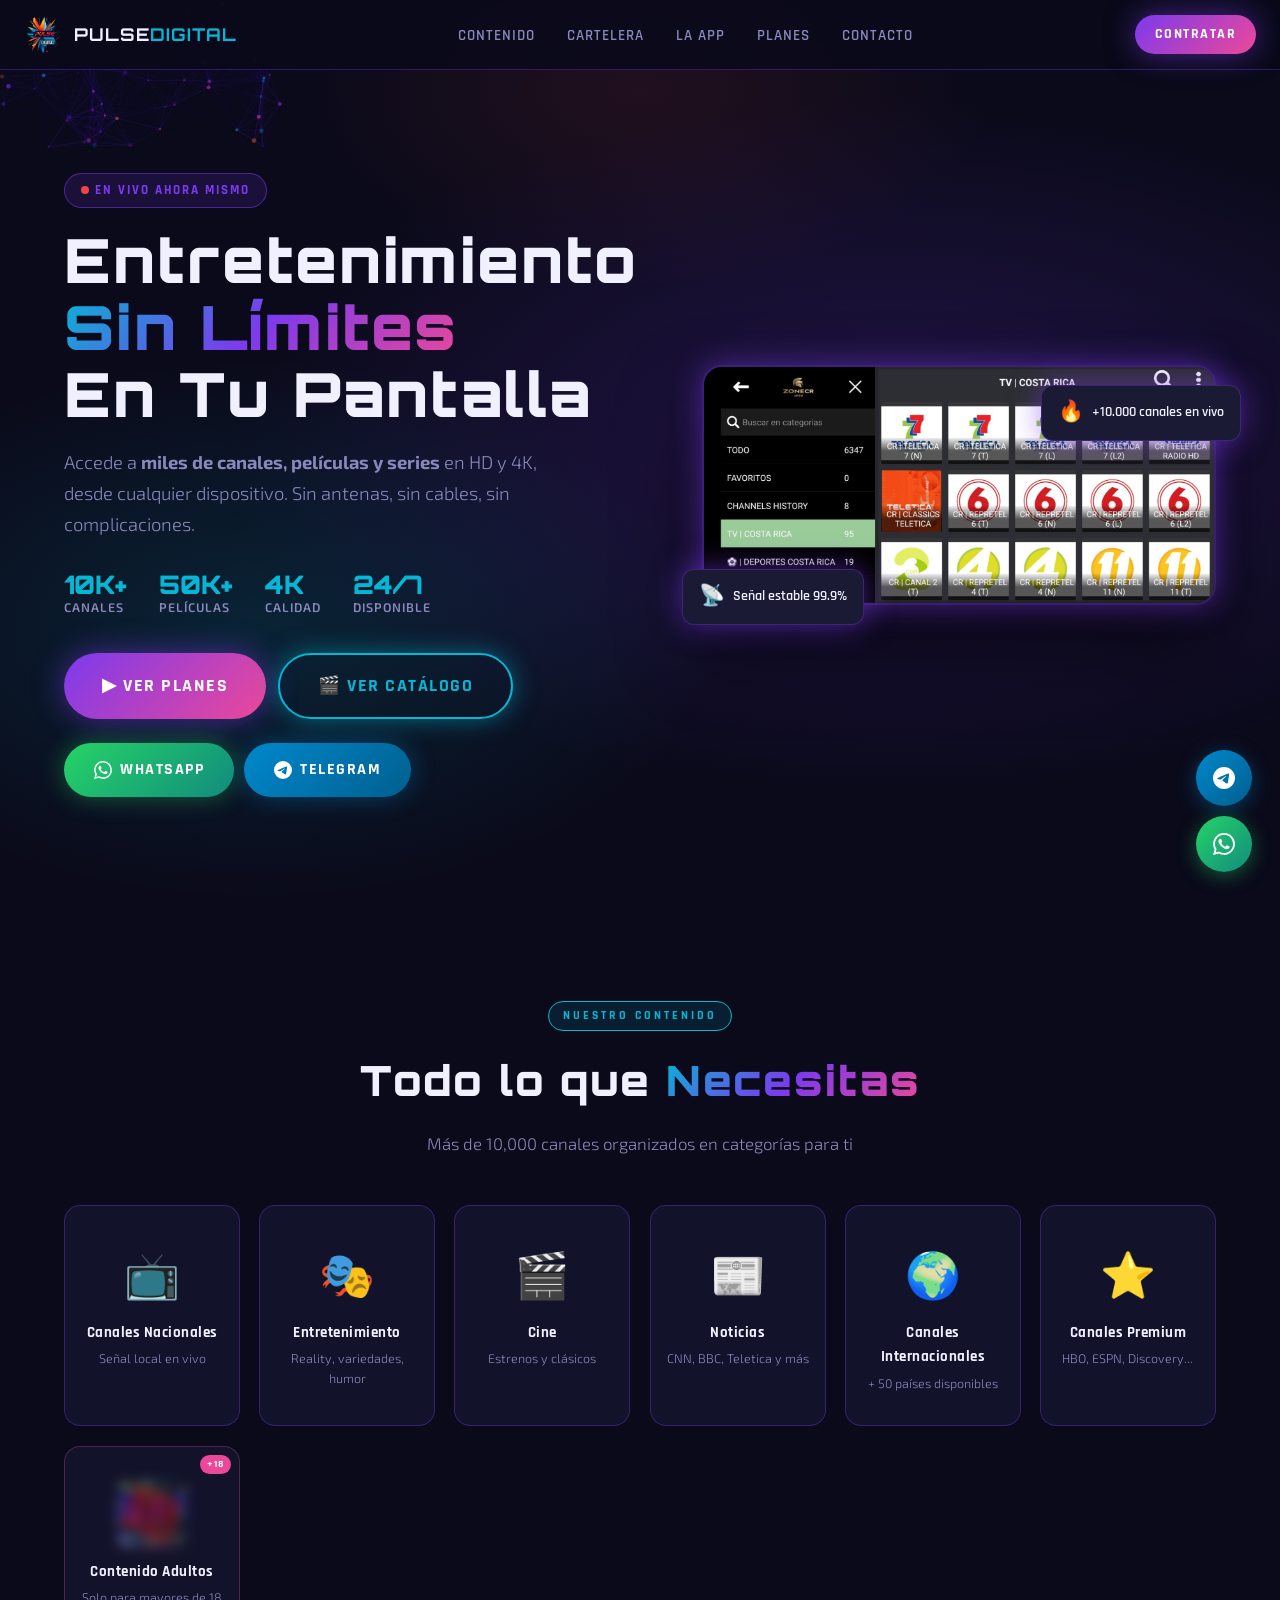
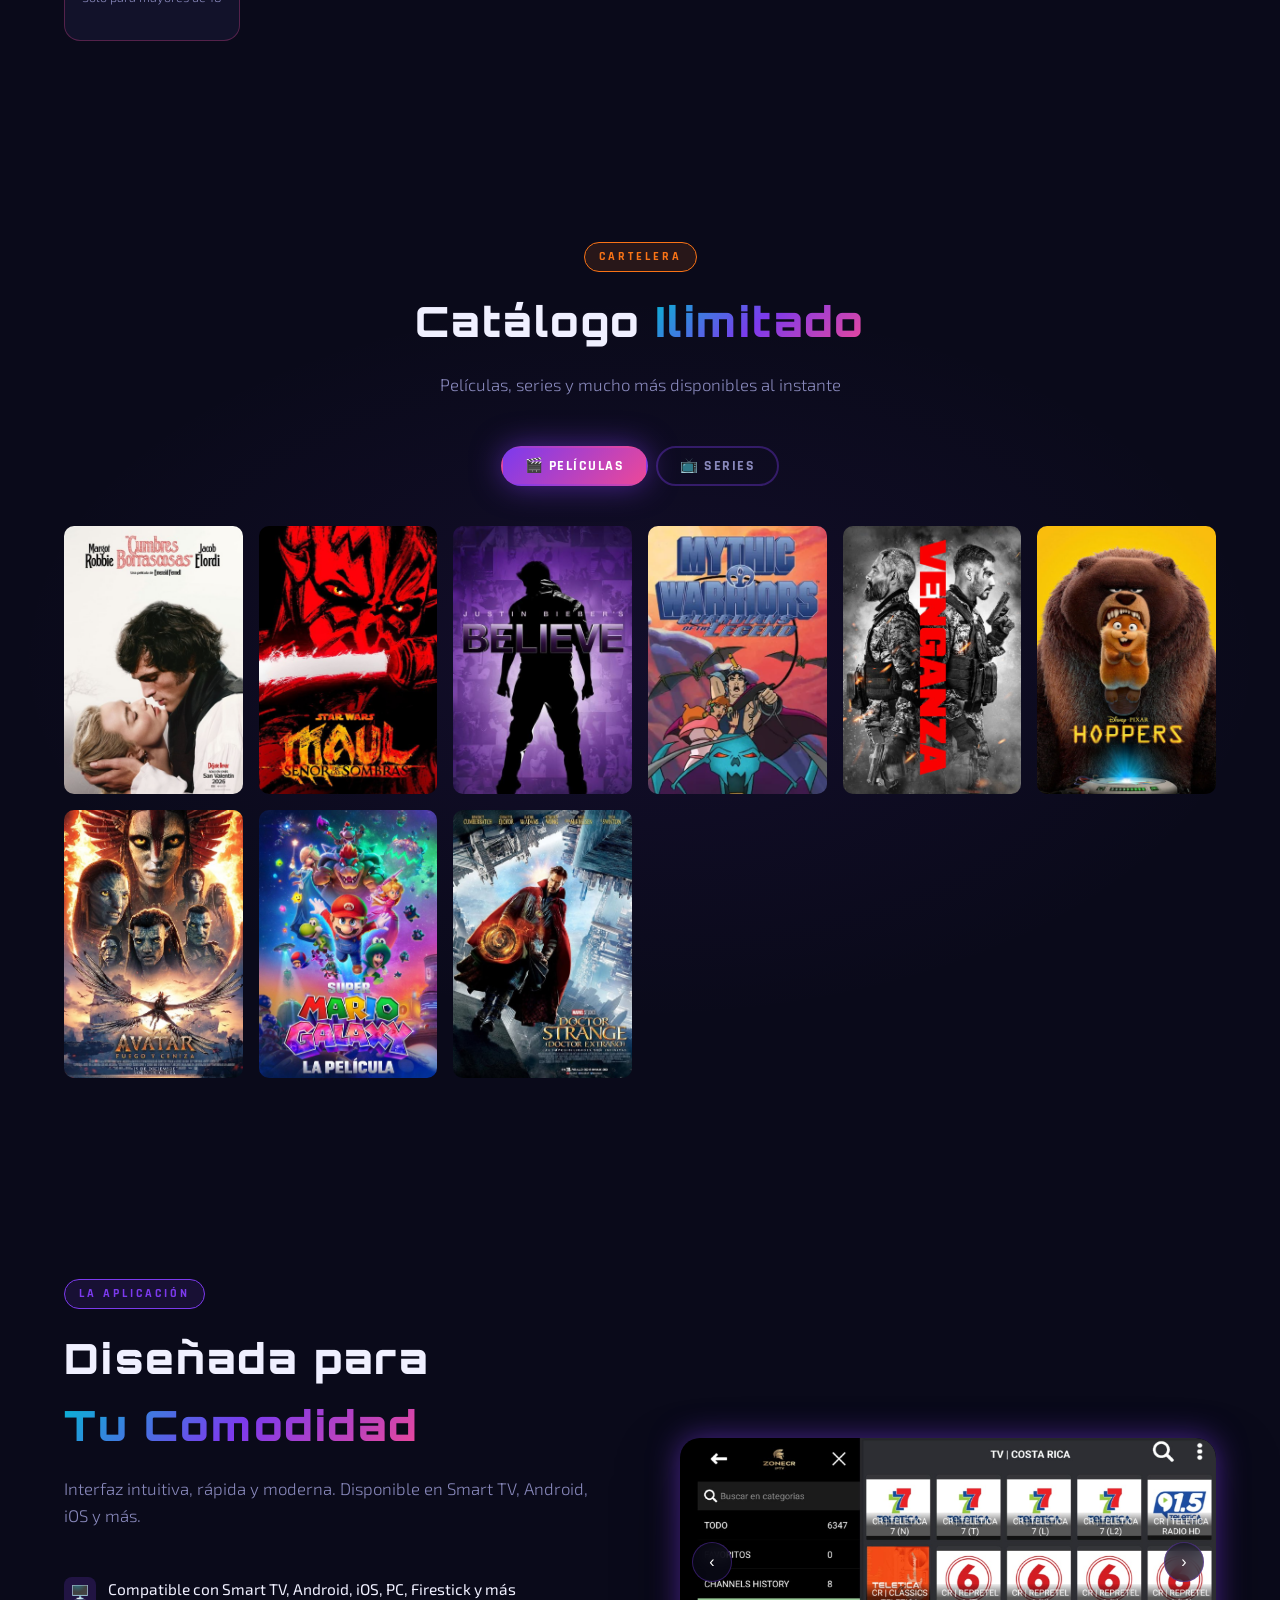
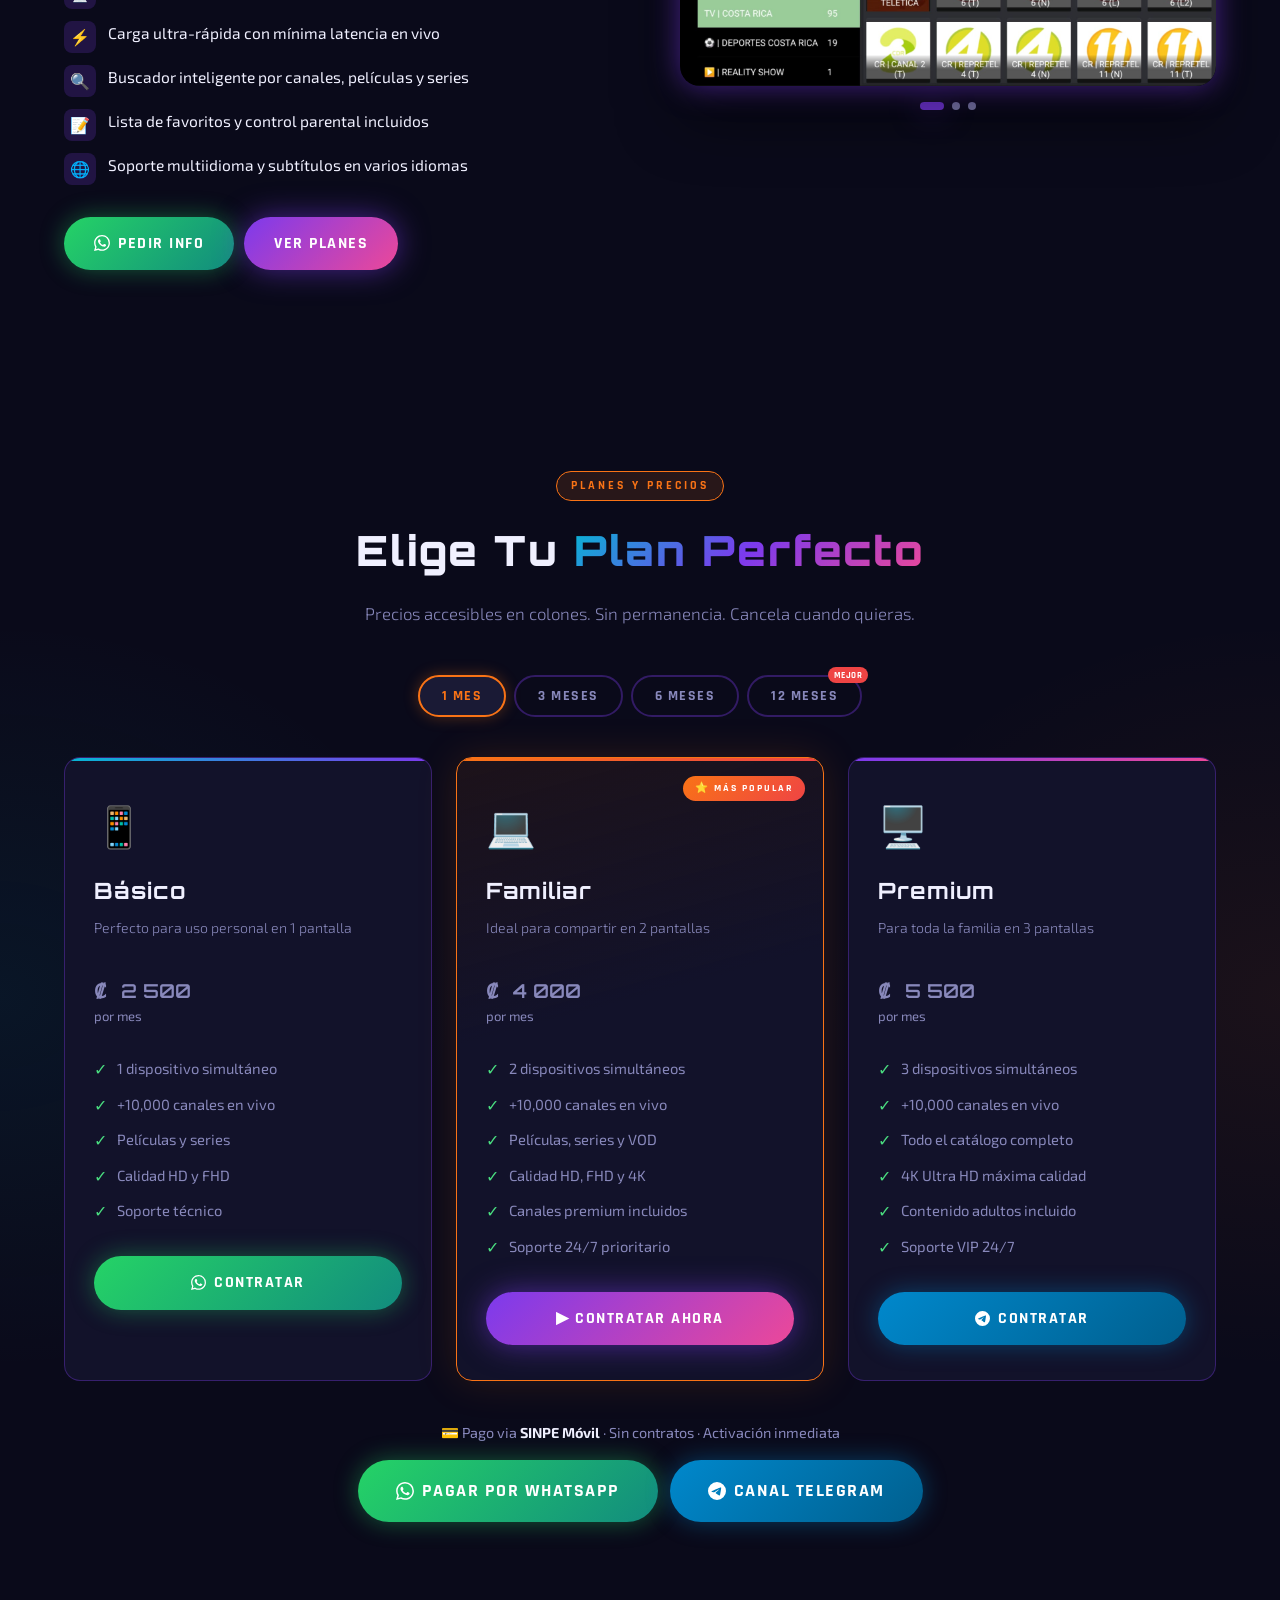
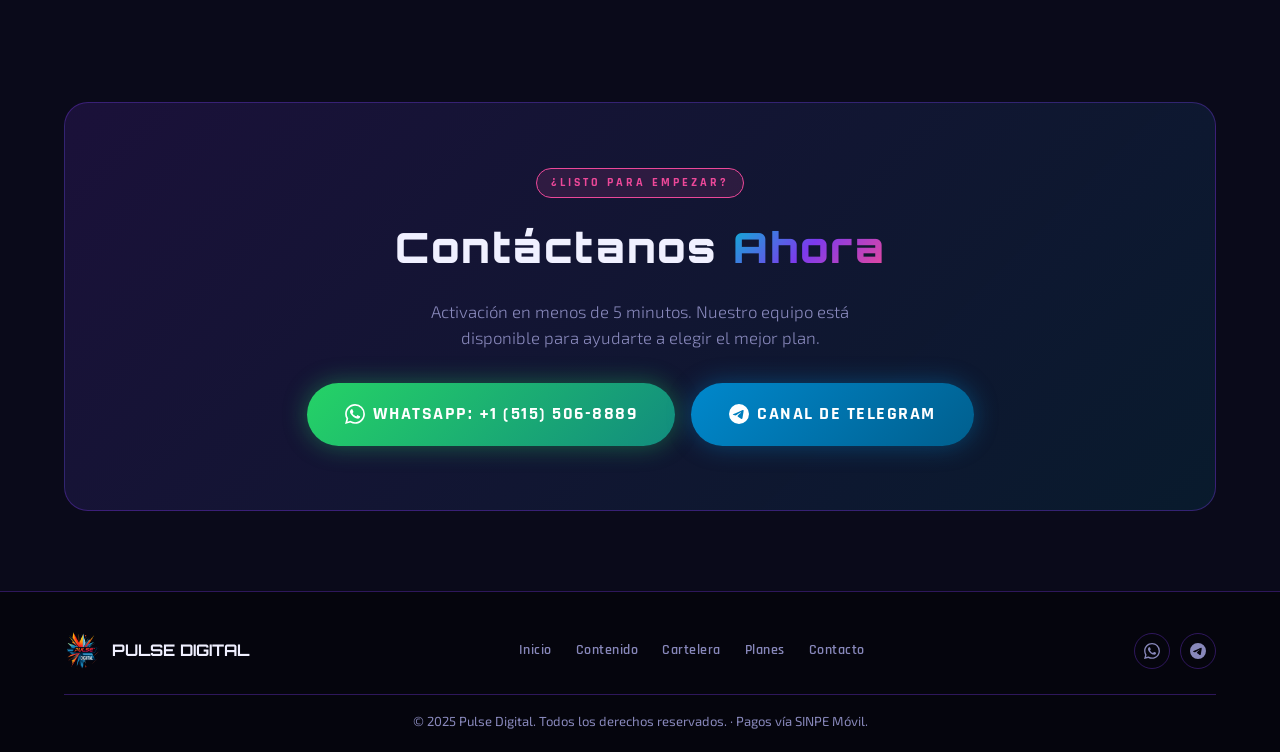
<file: index.html>
<!DOCTYPE html>
<html lang="es">
<head>
  <meta charset="UTF-8" />
  <meta name="viewport" content="width=device-width, initial-scale=1.0" />
  <title>Pulse Digital — IPTV Premium</title>
  <meta name="description" content="Accede a miles de canales, películas y series con la mejor calidad de streaming. Pulse Digital IPTV — Entretenimiento sin límites." />

  <!-- Favicon -->
  <link rel="icon" type="image/png" href="images/logoPulseDigital.png" />

  <!-- Google Fonts -->
  <link rel="preconnect" href="https://fonts.googleapis.com" />
  <link rel="preconnect" href="https://fonts.gstatic.com" crossorigin />
  <link href="https://fonts.googleapis.com/css2?family=Rajdhani:wght@400;500;600;700&family=Exo+2:ital,wght@0,300;0,400;0,600;0,800;0,900;1,300&family=Orbitron:wght@400;700;900&display=swap" rel="stylesheet" />

  <!-- Stylesheet -->
  <link rel="stylesheet" href="styles.css" />
</head>
<body>

<!-- ============================
     FLOATING CONTACT BUTTONS
============================= -->
<div class="float-cta">
  <div style="position:relative;display:flex;align-items:center;">
    <a href="https://t.me/pulsedigitalnotification" target="_blank" rel="noopener" class="float-btn float-tg" aria-label="Telegram">
      <!-- Telegram SVG -->
      <svg width="22" height="22" viewBox="0 0 24 24" fill="currentColor"><path d="M11.944 0A12 12 0 0 0 0 12a12 12 0 0 0 12 12 12 12 0 0 0 12-12A12 12 0 0 0 12 0a12 12 0 0 0-.056 0zm4.962 7.224c.1-.002.321.023.465.14a.506.506 0 0 1 .171.325c.016.093.036.306.02.472-.18 1.898-.962 6.502-1.36 8.627-.168.9-.499 1.201-.82 1.23-.696.065-1.225-.46-1.9-.902-1.056-.693-1.653-1.124-2.678-1.8-1.185-.78-.417-1.21.258-1.91.177-.184 3.247-2.977 3.307-3.23.007-.032.014-.15-.056-.212s-.174-.041-.249-.024c-.106.024-1.793 1.14-5.061 3.345-.48.33-.913.49-1.302.48-.428-.008-1.252-.241-1.865-.44-.752-.245-1.349-.374-1.297-.789.027-.216.325-.437.893-.663 3.498-1.524 5.83-2.529 6.998-3.014 3.332-1.386 4.025-1.627 4.476-1.635z"/></svg>
    </a>
  </div>
  <div style="position:relative;display:flex;align-items:center;">
    <a href="https://wa.me/15155068889" target="_blank" rel="noopener" class="float-btn float-wa" aria-label="WhatsApp">
      <!-- WhatsApp SVG -->
      <svg width="22" height="22" viewBox="0 0 24 24" fill="currentColor"><path d="M17.472 14.382c-.297-.149-1.758-.867-2.03-.967-.273-.099-.471-.148-.67.15-.197.297-.767.966-.94 1.164-.173.199-.347.223-.644.075-.297-.15-1.255-.463-2.39-1.475-.883-.788-1.48-1.761-1.653-2.059-.173-.297-.018-.458.13-.606.134-.133.298-.347.446-.52.149-.174.198-.298.298-.497.099-.198.05-.371-.025-.52-.075-.149-.669-1.612-.916-2.207-.242-.579-.487-.5-.669-.51-.173-.008-.371-.01-.57-.01-.198 0-.52.074-.792.372-.272.297-1.04 1.016-1.04 2.479 0 1.462 1.065 2.875 1.213 3.074.149.198 2.096 3.2 5.077 4.487.709.306 1.262.489 1.694.625.712.227 1.36.195 1.871.118.571-.085 1.758-.719 2.006-1.413.248-.694.248-1.289.173-1.413-.074-.124-.272-.198-.57-.347m-5.421 7.403h-.004a9.87 9.87 0 0 1-5.031-1.378l-.361-.214-3.741.982.998-3.648-.235-.374a9.86 9.86 0 0 1-1.51-5.26c.001-5.45 4.436-9.884 9.888-9.884 2.64 0 5.122 1.03 6.988 2.898a9.825 9.825 0 0 1 2.893 6.994c-.003 5.45-4.437 9.884-9.885 9.884m8.413-18.297A11.815 11.815 0 0 0 12.05 0C5.495 0 .16 5.335.157 11.892c0 2.096.547 4.142 1.588 5.945L.057 24l6.305-1.654a11.882 11.882 0 0 0 5.683 1.448h.005c6.554 0 11.89-5.335 11.893-11.893a11.821 11.821 0 0 0-3.48-8.413z"/></svg>
    </a>
  </div>
</div>

<!-- ============================
     NAVBAR
============================= -->
<nav class="navbar" id="navbar">
  <a href="#" class="nav-logo">
    <img src="images/logoPulseDigital.png" alt="Pulse Digital Logo" />
    <span class="nav-logo-text">PULSE<span>DIGITAL</span></span>
  </a>

  <ul class="nav-links">
    <li><a href="#categorias">Contenido</a></li>
    <li><a href="#cartelera">Cartelera</a></li>
    <li><a href="#app">La App</a></li>
    <li><a href="#planes">Planes</a></li>
    <li><a href="#contacto">Contacto</a></li>
  </ul>

  <div class="nav-cta">
    <a href="https://wa.me/15155068889" target="_blank" rel="noopener" class="btn btn-primary">Contratar</a>
  </div>

  <div class="hamburger" id="hamburger" aria-label="Menú" role="button" tabindex="0">
    <span></span><span></span><span></span>
  </div>
</nav>

<!-- Mobile Menu -->
<div class="nav-mobile" id="navMobile">
  <a href="#categorias" class="nav-mobile-link">📺 Contenido</a>
  <a href="#cartelera" class="nav-mobile-link">🎬 Cartelera</a>
  <a href="#app" class="nav-mobile-link">📱 La App</a>
  <a href="#planes" class="nav-mobile-link">💰 Planes</a>
  <a href="#contacto" class="nav-mobile-link">📲 Contacto</a>
  <div class="mobile-btns">
    <a href="https://wa.me/15155068889" target="_blank" rel="noopener" class="btn btn-whatsapp">WhatsApp</a>
    <a href="https://t.me/pulsedigitalnotification" target="_blank" rel="noopener" class="btn btn-telegram">Telegram</a>
  </div>
</div>

<!-- ============================
     HERO
============================= -->
<section class="hero" id="inicio">
  <div class="hero-bg"></div>
  <canvas id="particleCanvas" class="hero-particles"></canvas>

  <div class="container">
    <div class="hero-content">
      <!-- Text -->
      <div class="hero-text">
        <div class="hero-badge">
          <span class="dot"></span>
          En vivo ahora mismo
        </div>

        <h1 class="hero-title">
          Entretenimiento<br />
          <span class="gradient-text">Sin Límites</span><br />
          En Tu Pantalla
        </h1>

        <p class="hero-sub">
          Accede a <strong>miles de canales, películas y series</strong> en HD y 4K,
          desde cualquier dispositivo. Sin antenas, sin cables, sin complicaciones.
        </p>

        <div class="hero-stats">
          <div class="stat">
            <span class="stat-num">10K+</span>
            <span class="stat-label">Canales</span>
          </div>
          <div class="stat">
            <span class="stat-num">50K+</span>
            <span class="stat-label">Películas</span>
          </div>
          <div class="stat">
            <span class="stat-num">4K</span>
            <span class="stat-label">Calidad</span>
          </div>
          <div class="stat">
            <span class="stat-num">24/7</span>
            <span class="stat-label">Disponible</span>
          </div>
        </div>

        <div class="hero-btns">
          <a href="#planes" class="btn btn-primary btn-lg">
            ▶ Ver Planes
          </a>
          <a href="#cartelera" class="btn btn-secondary btn-lg">
            🎬 Ver Catálogo
          </a>
        </div>

        <div class="hero-contact">
          <a href="https://wa.me/15155068889" target="_blank" rel="noopener" class="btn btn-whatsapp">
            <svg width="18" height="18" viewBox="0 0 24 24" fill="currentColor"><path d="M17.472 14.382c-.297-.149-1.758-.867-2.03-.967-.273-.099-.471-.148-.67.15-.197.297-.767.966-.94 1.164-.173.199-.347.223-.644.075-.297-.15-1.255-.463-2.39-1.475-.883-.788-1.48-1.761-1.653-2.059-.173-.297-.018-.458.13-.606.134-.133.298-.347.446-.52.149-.174.198-.298.298-.497.099-.198.05-.371-.025-.52-.075-.149-.669-1.612-.916-2.207-.242-.579-.487-.5-.669-.51-.173-.008-.371-.01-.57-.01-.198 0-.52.074-.792.372-.272.297-1.04 1.016-1.04 2.479 0 1.462 1.065 2.875 1.213 3.074.149.198 2.096 3.2 5.077 4.487.709.306 1.262.489 1.694.625.712.227 1.36.195 1.871.118.571-.085 1.758-.719 2.006-1.413.248-.694.248-1.289.173-1.413-.074-.124-.272-.198-.57-.347m-5.421 7.403h-.004a9.87 9.87 0 0 1-5.031-1.378l-.361-.214-3.741.982.998-3.648-.235-.374a9.86 9.86 0 0 1-1.51-5.26c.001-5.45 4.436-9.884 9.888-9.884 2.64 0 5.122 1.03 6.988 2.898a9.825 9.825 0 0 1 2.893 6.994c-.003 5.45-4.437 9.884-9.885 9.884m8.413-18.297A11.815 11.815 0 0 0 12.05 0C5.495 0 .16 5.335.157 11.892c0 2.096.547 4.142 1.588 5.945L.057 24l6.305-1.654a11.882 11.882 0 0 0 5.683 1.448h.005c6.554 0 11.89-5.335 11.893-11.893a11.821 11.821 0 0 0-3.48-8.413z"/></svg>
            WhatsApp
          </a>
          <a href="https://t.me/pulsedigitalnotification" target="_blank" rel="noopener" class="btn btn-telegram">
            <svg width="18" height="18" viewBox="0 0 24 24" fill="currentColor"><path d="M11.944 0A12 12 0 0 0 0 12a12 12 0 0 0 12 12 12 12 0 0 0 12-12A12 12 0 0 0 12 0a12 12 0 0 0-.056 0zm4.962 7.224c.1-.002.321.023.465.14a.506.506 0 0 1 .171.325c.016.093.036.306.02.472-.18 1.898-.962 6.502-1.36 8.627-.168.9-.499 1.201-.82 1.23-.696.065-1.225-.46-1.9-.902-1.056-.693-1.653-1.124-2.678-1.8-1.185-.78-.417-1.21.258-1.91.177-.184 3.247-2.977 3.307-3.23.007-.032.014-.15-.056-.212s-.174-.041-.249-.024c-.106.024-1.793 1.14-5.061 3.345-.48.33-.913.49-1.302.48-.428-.008-1.252-.241-1.865-.44-.752-.245-1.349-.374-1.297-.789.027-.216.325-.437.893-.663 3.498-1.524 5.83-2.529 6.998-3.014 3.332-1.386 4.025-1.627 4.476-1.635z"/></svg>
            Telegram
          </a>
        </div>
      </div>

      <!-- Visual -->
      <div class="hero-visual">
        <div class="hero-mockup-wrap">
          <img src="images/interfazapp.png" alt="Pulse Digital App" class="hero-screen" />
          <div class="hero-badge-pill pill-1">
            <span class="pill-icon">📡</span>
            <span>Señal estable 99.9%</span>
          </div>
          <div class="hero-badge-pill pill-2">
            <span class="pill-icon">🔥</span>
            <span>+10.000 canales en vivo</span>
          </div>
        </div>
      </div>
    </div>
  </div>
</section>

<!-- ============================
     CATEGORIES
============================= -->
<section class="categories" id="categorias">
  <div class="container">
    <div class="reveal">
      <div style="text-align:center;"><span class="section-tag tag-blue">Nuestro Contenido</span></div>
      <h2 class="section-title">Todo lo que <span class="gradient-text">Necesitas</span></h2>
      <p class="section-sub">Más de 10,000 canales organizados en categorías para ti</p>
    </div>

    <div class="categories-grid">

      <div class="cat-card reveal reveal-delay-1"
           style="--card-color:#06b6d4;--card-glow:rgba(6,182,212,0.35);--card-accent:linear-gradient(135deg,rgba(6,182,212,0.18),transparent)">
        <span class="cat-icon">📺</span>
        <div class="cat-name">Canales Nacionales</div>
        <div class="cat-count">Señal local en vivo</div>
      </div>

      <div class="cat-card reveal reveal-delay-2"
           style="--card-color:#7c3aed;--card-glow:rgba(124,58,237,0.35);--card-accent:linear-gradient(135deg,rgba(124,58,237,0.18),transparent)">
        <span class="cat-icon">🎭</span>
        <div class="cat-name">Entretenimiento</div>
        <div class="cat-count">Reality, variedades, humor</div>
      </div>

      <div class="cat-card reveal reveal-delay-3"
           style="--card-color:#f97316;--card-glow:rgba(249,115,22,0.35);--card-accent:linear-gradient(135deg,rgba(249,115,22,0.18),transparent)">
        <span class="cat-icon">🎬</span>
        <div class="cat-name">Cine</div>
        <div class="cat-count">Estrenos y clásicos</div>
      </div>

      <div class="cat-card reveal reveal-delay-4"
           style="--card-color:#ef4444;--card-glow:rgba(239,68,68,0.35);--card-accent:linear-gradient(135deg,rgba(239,68,68,0.18),transparent)">
        <span class="cat-icon">📰</span>
        <div class="cat-name">Noticias</div>
        <div class="cat-count">CNN, BBC, Teletica y más</div>
      </div>

      <div class="cat-card reveal reveal-delay-1"
           style="--card-color:#22c55e;--card-glow:rgba(34,197,94,0.35);--card-accent:linear-gradient(135deg,rgba(34,197,94,0.18),transparent)">
        <span class="cat-icon">🌍</span>
        <div class="cat-name">Canales Internacionales</div>
        <div class="cat-count">+ 50 países disponibles</div>
      </div>

      <div class="cat-card reveal reveal-delay-2"
           style="--card-color:#eab308;--card-glow:rgba(234,179,8,0.35);--card-accent:linear-gradient(135deg,rgba(234,179,8,0.18),transparent)">
        <span class="cat-icon">⭐</span>
        <div class="cat-name">Canales Premium</div>
        <div class="cat-count">HBO, ESPN, Discovery...</div>
      </div>

      <div class="cat-card adult-card reveal reveal-delay-3"
           style="--card-color:#ec4899;--card-glow:rgba(236,72,153,0.35);--card-accent:linear-gradient(135deg,rgba(236,72,153,0.18),transparent)">
        <div class="adult-badge">+18</div>
        <img src="images/canales+18.png" alt="Contenido +18" class="adult-img" />
        <div class="cat-name">Contenido Adultos</div>
        <div class="cat-count">Solo para mayores de 18</div>
      </div>

    </div>
  </div>
</section>

<!-- ============================
     CARTELERA / CATALOG
============================= -->
<section class="cartelera" id="cartelera">
  <div class="cartelera-bg"></div>
  <div class="container">
    <div class="reveal">
      <div style="text-align:center;"><span class="section-tag tag-orange">Cartelera</span></div>
      <h2 class="section-title">Catálogo <span class="gradient-text">Ilimitado</span></h2>
      <p class="section-sub">Películas, series y mucho más disponibles al instante</p>
    </div>

    <!-- Tabs -->
    <div class="tabs-wrap reveal">
      <button class="tab-btn active" data-tab="movies">🎬 Películas</button>
      <button class="tab-btn" data-tab="series">📺 Series</button>
    </div>

    <!-- Movies panel -->
    <div class="tab-panel active" id="tab-movies">
      <div class="media-grid">
        <div class="media-card reveal reveal-delay-1">
          <img src="images/pelicula1.png" alt="Película 1" loading="lazy" />
          <div class="media-overlay"><div class="media-play">▶</div></div>
        </div>
        <div class="media-card reveal reveal-delay-2">
          <img src="images/pelicula2.png" alt="Película 2" loading="lazy" />
          <div class="media-overlay"><div class="media-play">▶</div></div>
        </div>
        <div class="media-card reveal reveal-delay-3">
          <img src="images/pelicula3.png" alt="Película 3" loading="lazy" />
          <div class="media-overlay"><div class="media-play">▶</div></div>
        </div>
        <div class="media-card reveal reveal-delay-4">
          <img src="images/pelicula4.png" alt="Película 4" loading="lazy" />
          <div class="media-overlay"><div class="media-play">▶</div></div>
        </div>
        <div class="media-card reveal reveal-delay-1">
          <img src="images/pelicula5.png" alt="Película 5" loading="lazy" />
          <div class="media-overlay"><div class="media-play">▶</div></div>
        </div>
        <div class="media-card reveal reveal-delay-2">
          <img src="images/pelicula6.png" alt="Película 6" loading="lazy" />
          <div class="media-overlay"><div class="media-play">▶</div></div>
        </div>
        <div class="media-card reveal reveal-delay-3">
          <img src="images/pelicula7.png" alt="Película 7" loading="lazy" />
          <div class="media-overlay"><div class="media-play">▶</div></div>
        </div>
        <div class="media-card reveal reveal-delay-4">
          <img src="images/pelicula8.png" alt="Película 8" loading="lazy" />
          <div class="media-overlay"><div class="media-play">▶</div></div>
        </div>
        <div class="media-card reveal reveal-delay-1">
          <img src="images/pelicula9.png" alt="Película 9" loading="lazy" />
          <div class="media-overlay"><div class="media-play">▶</div></div>
        </div>
      </div>
    </div>

    <!-- Series panel -->
    <div class="tab-panel" id="tab-series">
      <div class="media-grid">
        <div class="media-card reveal reveal-delay-1">
          <img src="images/serie1.png" alt="Serie 1" loading="lazy" />
          <div class="media-overlay"><div class="media-play">▶</div></div>
        </div>
        <div class="media-card reveal reveal-delay-2">
          <img src="images/serie2.png" alt="Serie 2" loading="lazy" />
          <div class="media-overlay"><div class="media-play">▶</div></div>
        </div>
        <div class="media-card reveal reveal-delay-3">
          <img src="images/serie3.png" alt="Serie 3" loading="lazy" />
          <div class="media-overlay"><div class="media-play">▶</div></div>
        </div>
        <div class="media-card reveal reveal-delay-4">
          <img src="images/serie4.png" alt="Serie 4" loading="lazy" />
          <div class="media-overlay"><div class="media-play">▶</div></div>
        </div>
      </div>
    </div>
  </div>
</section>

<!-- ============================
     APP SECTION
============================= -->
<section class="app-section" id="app">
  <div class="container">
    <div class="app-inner">
      <!-- Text -->
      <div class="app-text reveal">
        <span class="section-tag tag-purple">La Aplicación</span>
        <h2 class="section-title">Diseñada para<br /><span class="gradient-text">Tu Comodidad</span></h2>
        <p class="section-sub">Interfaz intuitiva, rápida y moderna. Disponible en Smart TV, Android, iOS y más.</p>

        <ul class="app-features">
          <li class="app-feat">
            <span class="feat-icon">🖥️</span>
            <span>Compatible con Smart TV, Android, iOS, PC, Firestick y más</span>
          </li>
          <li class="app-feat">
            <span class="feat-icon">⚡</span>
            <span>Carga ultra-rápida con mínima latencia en vivo</span>
          </li>
          <li class="app-feat">
            <span class="feat-icon">🔍</span>
            <span>Buscador inteligente por canales, películas y series</span>
          </li>
          <li class="app-feat">
            <span class="feat-icon">📝</span>
            <span>Lista de favoritos y control parental incluidos</span>
          </li>
          <li class="app-feat">
            <span class="feat-icon">🌐</span>
            <span>Soporte multiidioma y subtítulos en varios idiomas</span>
          </li>
        </ul>

        <div style="display:flex;gap:10px;flex-wrap:wrap;">
          <a href="https://wa.me/15155068889" target="_blank" rel="noopener" class="btn btn-whatsapp">
            <svg width="16" height="16" viewBox="0 0 24 24" fill="currentColor"><path d="M17.472 14.382c-.297-.149-1.758-.867-2.03-.967-.273-.099-.471-.148-.67.15-.197.297-.767.966-.94 1.164-.173.199-.347.223-.644.075-.297-.15-1.255-.463-2.39-1.475-.883-.788-1.48-1.761-1.653-2.059-.173-.297-.018-.458.13-.606.134-.133.298-.347.446-.52.149-.174.198-.298.298-.497.099-.198.05-.371-.025-.52-.075-.149-.669-1.612-.916-2.207-.242-.579-.487-.5-.669-.51-.173-.008-.371-.01-.57-.01-.198 0-.52.074-.792.372-.272.297-1.04 1.016-1.04 2.479 0 1.462 1.065 2.875 1.213 3.074.149.198 2.096 3.2 5.077 4.487.709.306 1.262.489 1.694.625.712.227 1.36.195 1.871.118.571-.085 1.758-.719 2.006-1.413.248-.694.248-1.289.173-1.413-.074-.124-.272-.198-.57-.347m-5.421 7.403h-.004a9.87 9.87 0 0 1-5.031-1.378l-.361-.214-3.741.982.998-3.648-.235-.374a9.86 9.86 0 0 1-1.51-5.26c.001-5.45 4.436-9.884 9.888-9.884 2.64 0 5.122 1.03 6.988 2.898a9.825 9.825 0 0 1 2.893 6.994c-.003 5.45-4.437 9.884-9.885 9.884m8.413-18.297A11.815 11.815 0 0 0 12.05 0C5.495 0 .16 5.335.157 11.892c0 2.096.547 4.142 1.588 5.945L.057 24l6.305-1.654a11.882 11.882 0 0 0 5.683 1.448h.005c6.554 0 11.89-5.335 11.893-11.893a11.821 11.821 0 0 0-3.48-8.413z"/></svg>
            Pedir Info
          </a>
          <a href="#planes" class="btn btn-primary">Ver Planes</a>
        </div>
      </div>

      <!-- Slider -->
      <div class="reveal reveal-delay-2">
        <div class="slider-wrap">
          <div class="slider-track" id="sliderTrack">
            <div class="slide"><img src="images/interfazapp.png" alt="App Pantalla 1" /></div>
            <div class="slide"><img src="images/interfazapp2.png" alt="App Pantalla 2" /></div>
            <div class="slide"><img src="images/interfazapp3.png" alt="App Pantalla 3" /></div>
          </div>
          <div class="slider-arrows">
            <button class="arrow-btn" id="prevSlide" aria-label="Anterior">‹</button>
            <button class="arrow-btn" id="nextSlide" aria-label="Siguiente">›</button>
          </div>
        </div>
        <div class="slider-dots" id="sliderDots">
          <button class="dot active" data-index="0"></button>
          <button class="dot" data-index="1"></button>
          <button class="dot" data-index="2"></button>
        </div>
      </div>
    </div>
  </div>
</section>

<!-- ============================
     PRICING
============================= -->
<section class="pricing" id="planes">
  <div class="pricing-bg"></div>
  <div class="container">
    <div class="reveal">
      <div style="text-align:center;"><span class="section-tag tag-orange">Planes y Precios</span></div>
      <h2 class="section-title">Elige Tu <span class="gradient-text">Plan Perfecto</span></h2>
      <p class="section-sub">Precios accesibles en colones. Sin permanencia. Cancela cuando quieras.</p>
    </div>

    <!-- Duration Switcher -->
    <div class="duration-switch reveal">
      <button class="dur-btn active" data-dur="1">1 Mes</button>
      <button class="dur-btn" data-dur="3">3 Meses</button>
      <button class="dur-btn" data-dur="6">6 Meses</button>
      <button class="dur-btn" data-dur="12">
        12 Meses
        <span class="dur-badge">MEJOR</span>
      </button>
    </div>

    <!-- Plans Grid -->
    <div class="plans-grid">

      <!-- Plan 1 Dispositivo -->
      <div class="plan-card reveal reveal-delay-1"
           style="--plan-gradient: linear-gradient(90deg, #06b6d4, #7c3aed)">
        <span class="plan-icon">📱</span>
        <div class="plan-name">Básico</div>
        <div class="plan-desc">Perfecto para uso personal en 1 pantalla</div>
        <div class="plan-price-wrap">
          <div class="plan-price">
            <span class="plan-currency">₡</span>
            <span id="price-1"></span>
          </div>
          <div class="plan-period" id="period-1"></div>
        </div>
        <ul class="plan-features">
          <li class="plan-feat"><span class="check">✓</span> 1 dispositivo simultáneo</li>
          <li class="plan-feat"><span class="check">✓</span> +10,000 canales en vivo</li>
          <li class="plan-feat"><span class="check">✓</span> Películas y series</li>
          <li class="plan-feat"><span class="check">✓</span> Calidad HD y FHD</li>
          <li class="plan-feat"><span class="check">✓</span> Soporte técnico</li>
        </ul>
        <a href="https://wa.me/15155068889?text=Hola,%20quiero%20el%20plan%20B%C3%A1sico%20de%201%20dispositivo" target="_blank" rel="noopener" class="btn btn-whatsapp">
          <svg width="15" height="15" viewBox="0 0 24 24" fill="currentColor"><path d="M17.472 14.382c-.297-.149-1.758-.867-2.03-.967-.273-.099-.471-.148-.67.15-.197.297-.767.966-.94 1.164-.173.199-.347.223-.644.075-.297-.15-1.255-.463-2.39-1.475-.883-.788-1.48-1.761-1.653-2.059-.173-.297-.018-.458.13-.606.134-.133.298-.347.446-.52.149-.174.198-.298.298-.497.099-.198.05-.371-.025-.52-.075-.149-.669-1.612-.916-2.207-.242-.579-.487-.5-.669-.51-.173-.008-.371-.01-.57-.01-.198 0-.52.074-.792.372-.272.297-1.04 1.016-1.04 2.479 0 1.462 1.065 2.875 1.213 3.074.149.198 2.096 3.2 5.077 4.487.709.306 1.262.489 1.694.625.712.227 1.36.195 1.871.118.571-.085 1.758-.719 2.006-1.413.248-.694.248-1.289.173-1.413-.074-.124-.272-.198-.57-.347m-5.421 7.403h-.004a9.87 9.87 0 0 1-5.031-1.378l-.361-.214-3.741.982.998-3.648-.235-.374a9.86 9.86 0 0 1-1.51-5.26c.001-5.45 4.436-9.884 9.888-9.884 2.64 0 5.122 1.03 6.988 2.898a9.825 9.825 0 0 1 2.893 6.994c-.003 5.45-4.437 9.884-9.885 9.884m8.413-18.297A11.815 11.815 0 0 0 12.05 0C5.495 0 .16 5.335.157 11.892c0 2.096.547 4.142 1.588 5.945L.057 24l6.305-1.654a11.882 11.882 0 0 0 5.683 1.448h.005c6.554 0 11.89-5.335 11.893-11.893a11.821 11.821 0 0 0-3.48-8.413z"/></svg>
          Contratar
        </a>
      </div>

      <!-- Plan 2 Dispositivos FEATURED -->
      <div class="plan-card featured reveal reveal-delay-2"
           style="--plan-gradient: linear-gradient(90deg, #f97316, #ef4444)">
        <span class="plan-popular">⭐ MÁS POPULAR</span>
        <span class="plan-icon">💻</span>
        <div class="plan-name">Familiar</div>
        <div class="plan-desc">Ideal para compartir en 2 pantallas</div>
        <div class="plan-price-wrap">
          <div class="plan-price">
            <span class="plan-currency">₡</span>
            <span id="price-2"></span>
          </div>
          <div class="plan-period" id="period-2"></div>
        </div>
        <ul class="plan-features">
          <li class="plan-feat"><span class="check">✓</span> 2 dispositivos simultáneos</li>
          <li class="plan-feat"><span class="check">✓</span> +10,000 canales en vivo</li>
          <li class="plan-feat"><span class="check">✓</span> Películas, series y VOD</li>
          <li class="plan-feat"><span class="check">✓</span> Calidad HD, FHD y 4K</li>
          <li class="plan-feat"><span class="check">✓</span> Canales premium incluidos</li>
          <li class="plan-feat"><span class="check">✓</span> Soporte 24/7 prioritario</li>
        </ul>
        <a href="https://wa.me/15155068889?text=Hola,%20quiero%20el%20plan%20Familiar%20de%202%20dispositivos" target="_blank" rel="noopener" class="btn btn-primary">
          ▶ Contratar Ahora
        </a>
      </div>

      <!-- Plan 3 Dispositivos -->
      <div class="plan-card reveal reveal-delay-3"
           style="--plan-gradient: linear-gradient(90deg, #7c3aed, #ec4899)">
        <span class="plan-icon">🖥️</span>
        <div class="plan-name">Premium</div>
        <div class="plan-desc">Para toda la familia en 3 pantallas</div>
        <div class="plan-price-wrap">
          <div class="plan-price">
            <span class="plan-currency">₡</span>
            <span id="price-3"></span>
          </div>
          <div class="plan-period" id="period-3"></div>
        </div>
        <ul class="plan-features">
          <li class="plan-feat"><span class="check">✓</span> 3 dispositivos simultáneos</li>
          <li class="plan-feat"><span class="check">✓</span> +10,000 canales en vivo</li>
          <li class="plan-feat"><span class="check">✓</span> Todo el catálogo completo</li>
          <li class="plan-feat"><span class="check">✓</span> 4K Ultra HD máxima calidad</li>
          <li class="plan-feat"><span class="check">✓</span> Contenido adultos incluido</li>
          <li class="plan-feat"><span class="check">✓</span> Soporte VIP 24/7</li>
        </ul>
        <a href="https://wa.me/15155068889?text=Hola,%20quiero%20el%20plan%20Premium%20de%203%20dispositivos" target="_blank" rel="noopener" class="btn btn-telegram">
          <svg width="15" height="15" viewBox="0 0 24 24" fill="currentColor"><path d="M11.944 0A12 12 0 0 0 0 12a12 12 0 0 0 12 12 12 12 0 0 0 12-12A12 12 0 0 0 12 0a12 12 0 0 0-.056 0zm4.962 7.224c.1-.002.321.023.465.14a.506.506 0 0 1 .171.325c.016.093.036.306.02.472-.18 1.898-.962 6.502-1.36 8.627-.168.9-.499 1.201-.82 1.23-.696.065-1.225-.46-1.9-.902-1.056-.693-1.653-1.124-2.678-1.8-1.185-.78-.417-1.21.258-1.91.177-.184 3.247-2.977 3.307-3.23.007-.032.014-.15-.056-.212s-.174-.041-.249-.024c-.106.024-1.793 1.14-5.061 3.345-.48.33-.913.49-1.302.48-.428-.008-1.252-.241-1.865-.44-.752-.245-1.349-.374-1.297-.789.027-.216.325-.437.893-.663 3.498-1.524 5.83-2.529 6.998-3.014 3.332-1.386 4.025-1.627 4.476-1.635z"/></svg>
          Contratar
        </a>
      </div>
    </div>

    <!-- Payment info -->
    <div class="reveal" style="text-align:center;margin-top:2.5rem;">
      <p style="color:var(--text-muted);font-size:0.9rem;margin-bottom:1rem;">
        💳 Pago via <strong style="color:var(--text)">SINPE Móvil</strong> · Sin contratos · Activación inmediata
      </p>
      <div style="display:flex;justify-content:center;gap:12px;flex-wrap:wrap;">
        <a href="https://wa.me/15155068889" target="_blank" rel="noopener" class="btn btn-whatsapp btn-lg">
          <svg width="18" height="18" viewBox="0 0 24 24" fill="currentColor"><path d="M17.472 14.382c-.297-.149-1.758-.867-2.03-.967-.273-.099-.471-.148-.67.15-.197.297-.767.966-.94 1.164-.173.199-.347.223-.644.075-.297-.15-1.255-.463-2.39-1.475-.883-.788-1.48-1.761-1.653-2.059-.173-.297-.018-.458.13-.606.134-.133.298-.347.446-.52.149-.174.198-.298.298-.497.099-.198.05-.371-.025-.52-.075-.149-.669-1.612-.916-2.207-.242-.579-.487-.5-.669-.51-.173-.008-.371-.01-.57-.01-.198 0-.52.074-.792.372-.272.297-1.04 1.016-1.04 2.479 0 1.462 1.065 2.875 1.213 3.074.149.198 2.096 3.2 5.077 4.487.709.306 1.262.489 1.694.625.712.227 1.36.195 1.871.118.571-.085 1.758-.719 2.006-1.413.248-.694.248-1.289.173-1.413-.074-.124-.272-.198-.57-.347m-5.421 7.403h-.004a9.87 9.87 0 0 1-5.031-1.378l-.361-.214-3.741.982.998-3.648-.235-.374a9.86 9.86 0 0 1-1.51-5.26c.001-5.45 4.436-9.884 9.888-9.884 2.64 0 5.122 1.03 6.988 2.898a9.825 9.825 0 0 1 2.893 6.994c-.003 5.45-4.437 9.884-9.885 9.884m8.413-18.297A11.815 11.815 0 0 0 12.05 0C5.495 0 .16 5.335.157 11.892c0 2.096.547 4.142 1.588 5.945L.057 24l6.305-1.654a11.882 11.882 0 0 0 5.683 1.448h.005c6.554 0 11.89-5.335 11.893-11.893a11.821 11.821 0 0 0-3.48-8.413z"/></svg>
          Pagar por WhatsApp
        </a>
        <a href="https://t.me/pulsedigitalnotification" target="_blank" rel="noopener" class="btn btn-telegram btn-lg">
          <svg width="18" height="18" viewBox="0 0 24 24" fill="currentColor"><path d="M11.944 0A12 12 0 0 0 0 12a12 12 0 0 0 12 12 12 12 0 0 0 12-12A12 12 0 0 0 12 0a12 12 0 0 0-.056 0zm4.962 7.224c.1-.002.321.023.465.14a.506.506 0 0 1 .171.325c.016.093.036.306.02.472-.18 1.898-.962 6.502-1.36 8.627-.168.9-.499 1.201-.82 1.23-.696.065-1.225-.46-1.9-.902-1.056-.693-1.653-1.124-2.678-1.8-1.185-.78-.417-1.21.258-1.91.177-.184 3.247-2.977 3.307-3.23.007-.032.014-.15-.056-.212s-.174-.041-.249-.024c-.106.024-1.793 1.14-5.061 3.345-.48.33-.913.49-1.302.48-.428-.008-1.252-.241-1.865-.44-.752-.245-1.349-.374-1.297-.789.027-.216.325-.437.893-.663 3.498-1.524 5.83-2.529 6.998-3.014 3.332-1.386 4.025-1.627 4.476-1.635z"/></svg>
          Canal Telegram
        </a>
      </div>
    </div>
  </div>
</section>

<!-- ============================
     CONTACT SECTION
============================= -->
<section class="contact-section" id="contacto">
  <div class="container">
    <div class="contact-inner reveal">
      <span class="section-tag tag-pink" style="display:inline-block;margin-bottom:1rem;">¿Listo para Empezar?</span>
      <h2 class="section-title">Contáctanos <span class="gradient-text">Ahora</span></h2>
      <p class="section-sub" style="max-width:500px;margin:0 auto 0;">
        Activación en menos de 5 minutos. Nuestro equipo está disponible para ayudarte a elegir el mejor plan.
      </p>
      <div class="contact-btns">
        <a href="https://wa.me/15155068889?text=Hola!%20Me%20interesa%20el%20servicio%20de%20IPTV%20Pulse%20Digital" target="_blank" rel="noopener" class="btn btn-whatsapp btn-lg">
          <svg width="20" height="20" viewBox="0 0 24 24" fill="currentColor"><path d="M17.472 14.382c-.297-.149-1.758-.867-2.03-.967-.273-.099-.471-.148-.67.15-.197.297-.767.966-.94 1.164-.173.199-.347.223-.644.075-.297-.15-1.255-.463-2.39-1.475-.883-.788-1.48-1.761-1.653-2.059-.173-.297-.018-.458.13-.606.134-.133.298-.347.446-.52.149-.174.198-.298.298-.497.099-.198.05-.371-.025-.52-.075-.149-.669-1.612-.916-2.207-.242-.579-.487-.5-.669-.51-.173-.008-.371-.01-.57-.01-.198 0-.52.074-.792.372-.272.297-1.04 1.016-1.04 2.479 0 1.462 1.065 2.875 1.213 3.074.149.198 2.096 3.2 5.077 4.487.709.306 1.262.489 1.694.625.712.227 1.36.195 1.871.118.571-.085 1.758-.719 2.006-1.413.248-.694.248-1.289.173-1.413-.074-.124-.272-.198-.57-.347m-5.421 7.403h-.004a9.87 9.87 0 0 1-5.031-1.378l-.361-.214-3.741.982.998-3.648-.235-.374a9.86 9.86 0 0 1-1.51-5.26c.001-5.45 4.436-9.884 9.888-9.884 2.64 0 5.122 1.03 6.988 2.898a9.825 9.825 0 0 1 2.893 6.994c-.003 5.45-4.437 9.884-9.885 9.884m8.413-18.297A11.815 11.815 0 0 0 12.05 0C5.495 0 .16 5.335.157 11.892c0 2.096.547 4.142 1.588 5.945L.057 24l6.305-1.654a11.882 11.882 0 0 0 5.683 1.448h.005c6.554 0 11.89-5.335 11.893-11.893a11.821 11.821 0 0 0-3.48-8.413z"/></svg>
          WhatsApp: +1 (515) 506-8889
        </a>
        <a href="https://t.me/pulsedigitalnotification" target="_blank" rel="noopener" class="btn btn-telegram btn-lg">
          <svg width="20" height="20" viewBox="0 0 24 24" fill="currentColor"><path d="M11.944 0A12 12 0 0 0 0 12a12 12 0 0 0 12 12 12 12 0 0 0 12-12A12 12 0 0 0 12 0a12 12 0 0 0-.056 0zm4.962 7.224c.1-.002.321.023.465.14a.506.506 0 0 1 .171.325c.016.093.036.306.02.472-.18 1.898-.962 6.502-1.36 8.627-.168.9-.499 1.201-.82 1.23-.696.065-1.225-.46-1.9-.902-1.056-.693-1.653-1.124-2.678-1.8-1.185-.78-.417-1.21.258-1.91.177-.184 3.247-2.977 3.307-3.23.007-.032.014-.15-.056-.212s-.174-.041-.249-.024c-.106.024-1.793 1.14-5.061 3.345-.48.33-.913.49-1.302.48-.428-.008-1.252-.241-1.865-.44-.752-.245-1.349-.374-1.297-.789.027-.216.325-.437.893-.663 3.498-1.524 5.83-2.529 6.998-3.014 3.332-1.386 4.025-1.627 4.476-1.635z"/></svg>
          Canal de Telegram
        </a>
      </div>
    </div>
  </div>
</section>

<!-- ============================
     FOOTER
============================= -->
<footer>
  <div class="container">
    <div class="footer-inner">
      <div class="footer-logo">
        <img src="images/logoPulseDigital.png" alt="Pulse Digital" />
        <span class="footer-logo-text">PULSE DIGITAL</span>
      </div>
      <div class="footer-links">
        <a href="#inicio">Inicio</a>
        <a href="#categorias">Contenido</a>
        <a href="#cartelera">Cartelera</a>
        <a href="#planes">Planes</a>
        <a href="#contacto">Contacto</a>
      </div>
      <div class="footer-social">
        <a href="https://wa.me/15155068889" target="_blank" rel="noopener" class="social-btn" aria-label="WhatsApp">
          <svg width="16" height="16" viewBox="0 0 24 24" fill="currentColor"><path d="M17.472 14.382c-.297-.149-1.758-.867-2.03-.967-.273-.099-.471-.148-.67.15-.197.297-.767.966-.94 1.164-.173.199-.347.223-.644.075-.297-.15-1.255-.463-2.39-1.475-.883-.788-1.48-1.761-1.653-2.059-.173-.297-.018-.458.13-.606.134-.133.298-.347.446-.52.149-.174.198-.298.298-.497.099-.198.05-.371-.025-.52-.075-.149-.669-1.612-.916-2.207-.242-.579-.487-.5-.669-.51-.173-.008-.371-.01-.57-.01-.198 0-.52.074-.792.372-.272.297-1.04 1.016-1.04 2.479 0 1.462 1.065 2.875 1.213 3.074.149.198 2.096 3.2 5.077 4.487.709.306 1.262.489 1.694.625.712.227 1.36.195 1.871.118.571-.085 1.758-.719 2.006-1.413.248-.694.248-1.289.173-1.413-.074-.124-.272-.198-.57-.347m-5.421 7.403h-.004a9.87 9.87 0 0 1-5.031-1.378l-.361-.214-3.741.982.998-3.648-.235-.374a9.86 9.86 0 0 1-1.51-5.26c.001-5.45 4.436-9.884 9.888-9.884 2.64 0 5.122 1.03 6.988 2.898a9.825 9.825 0 0 1 2.893 6.994c-.003 5.45-4.437 9.884-9.885 9.884m8.413-18.297A11.815 11.815 0 0 0 12.05 0C5.495 0 .16 5.335.157 11.892c0 2.096.547 4.142 1.588 5.945L.057 24l6.305-1.654a11.882 11.882 0 0 0 5.683 1.448h.005c6.554 0 11.89-5.335 11.893-11.893a11.821 11.821 0 0 0-3.48-8.413z"/></svg>
        </a>
        <a href="https://t.me/pulsedigitalnotification" target="_blank" rel="noopener" class="social-btn" aria-label="Telegram">
          <svg width="16" height="16" viewBox="0 0 24 24" fill="currentColor"><path d="M11.944 0A12 12 0 0 0 0 12a12 12 0 0 0 12 12 12 12 0 0 0 12-12A12 12 0 0 0 12 0a12 12 0 0 0-.056 0zm4.962 7.224c.1-.002.321.023.465.14a.506.506 0 0 1 .171.325c.016.093.036.306.02.472-.18 1.898-.962 6.502-1.36 8.627-.168.9-.499 1.201-.82 1.23-.696.065-1.225-.46-1.9-.902-1.056-.693-1.653-1.124-2.678-1.8-1.185-.78-.417-1.21.258-1.91.177-.184 3.247-2.977 3.307-3.23.007-.032.014-.15-.056-.212s-.174-.041-.249-.024c-.106.024-1.793 1.14-5.061 3.345-.48.33-.913.49-1.302.48-.428-.008-1.252-.241-1.865-.44-.752-.245-1.349-.374-1.297-.789.027-.216.325-.437.893-.663 3.498-1.524 5.83-2.529 6.998-3.014 3.332-1.386 4.025-1.627 4.476-1.635z"/></svg>
        </a>
      </div>
    </div>
    <div class="footer-bottom">
      <p>© 2025 Pulse Digital. Todos los derechos reservados. · Pagos vía SINPE Móvil.</p>
    </div>
  </div>
</footer>

<!-- Script -->
<script src="script.js"></script>
</body>
</html>
</file>
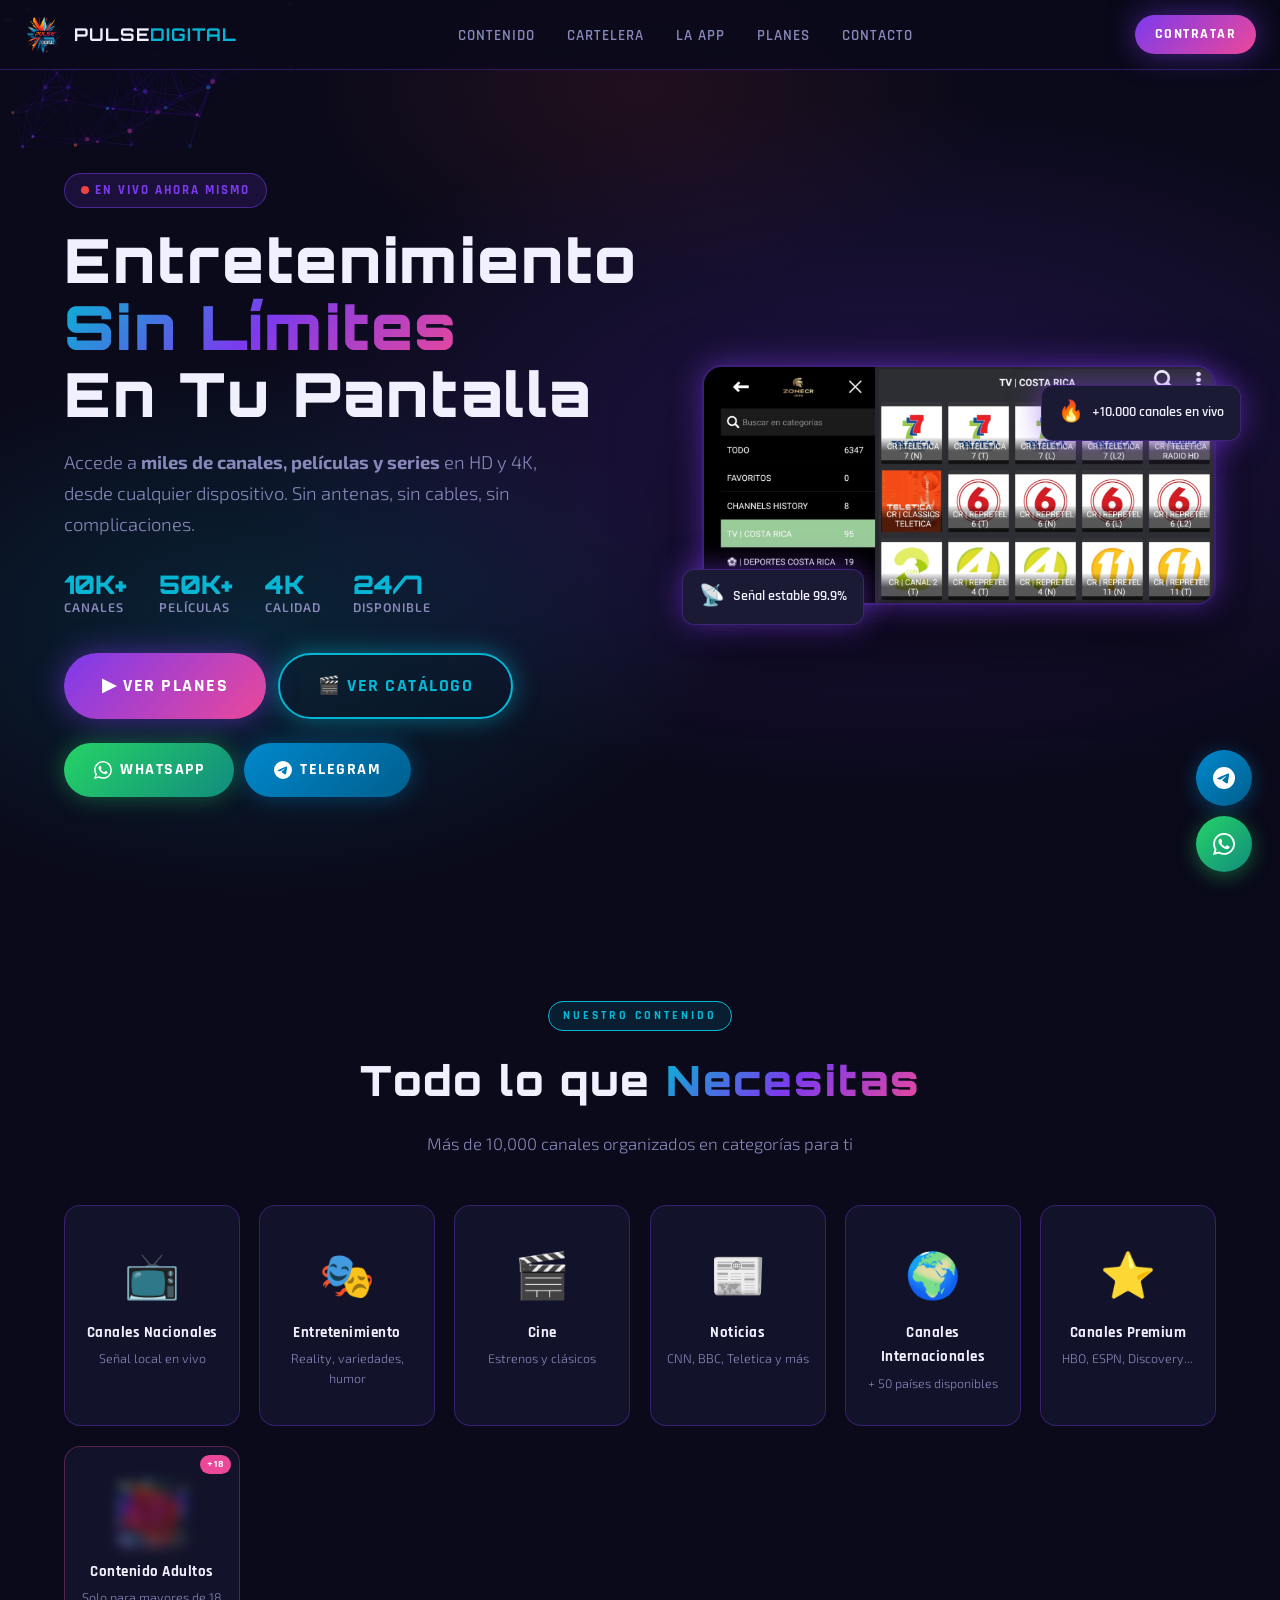
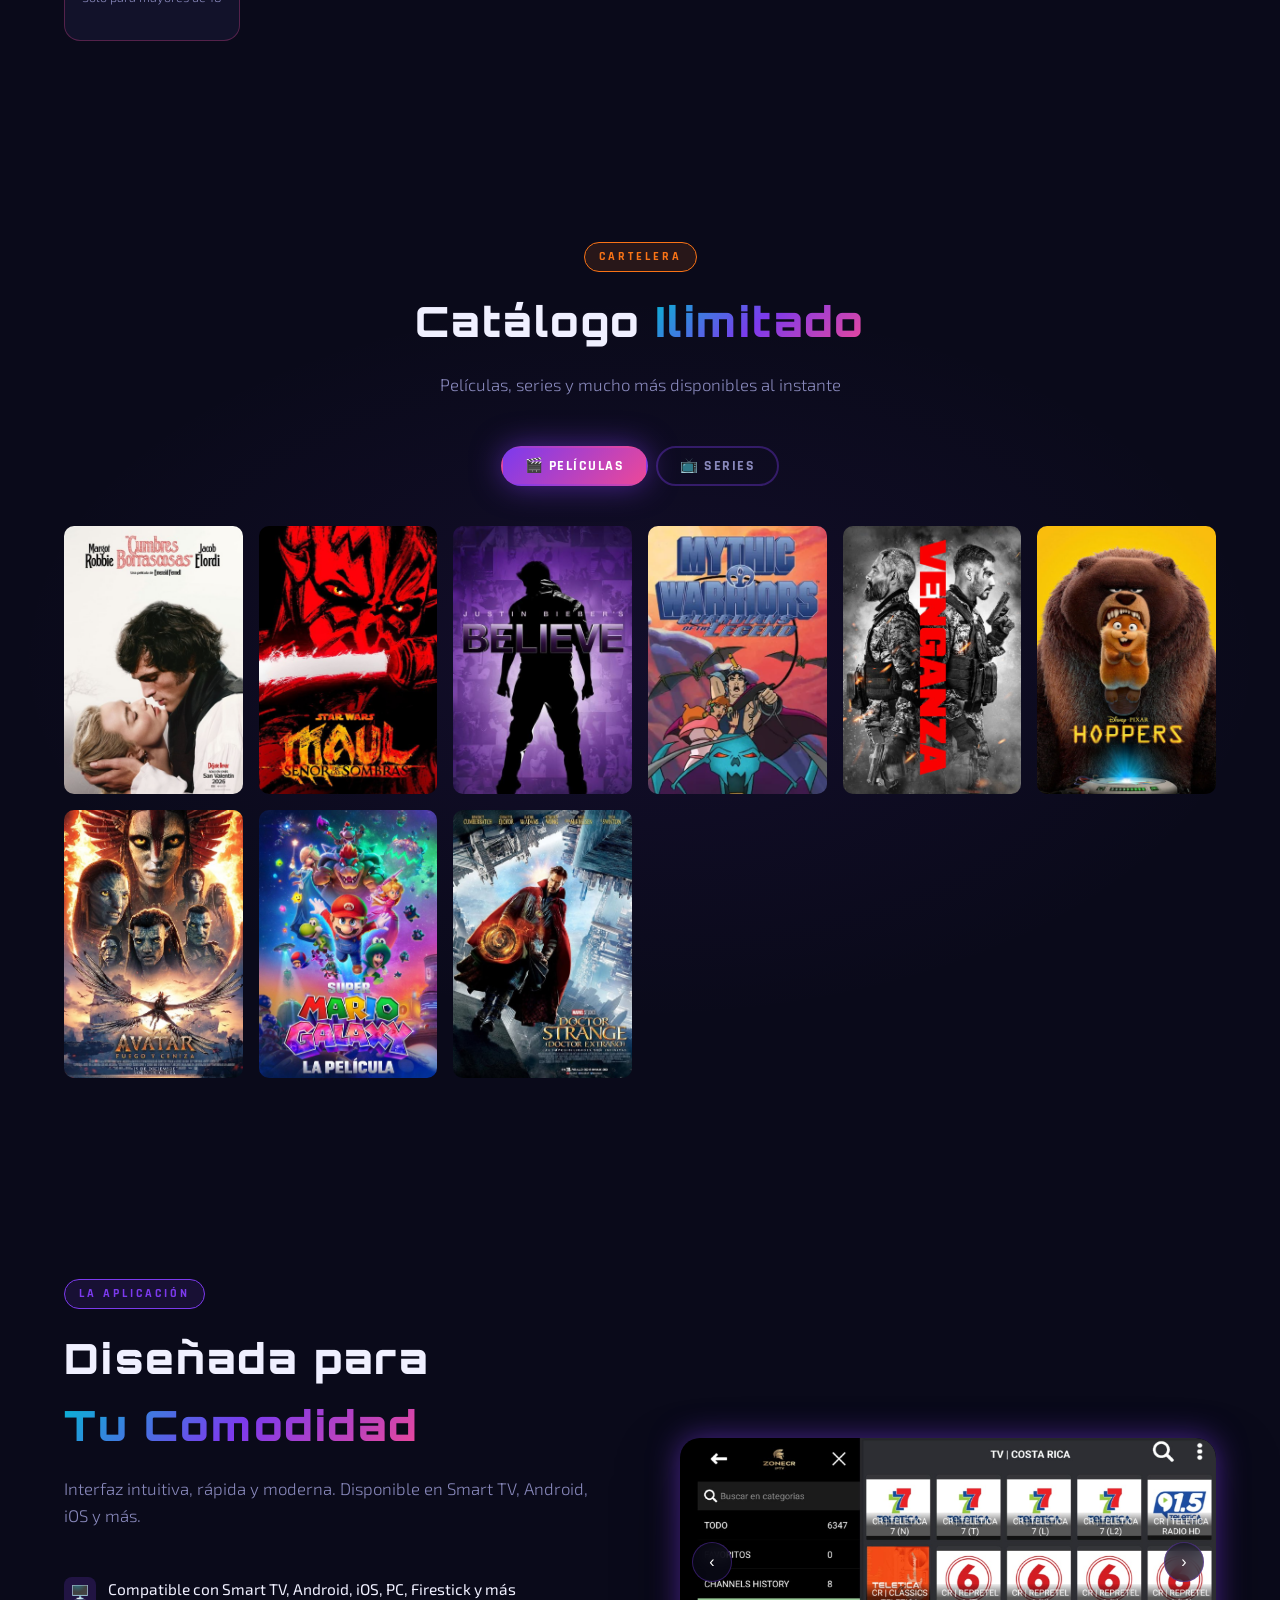
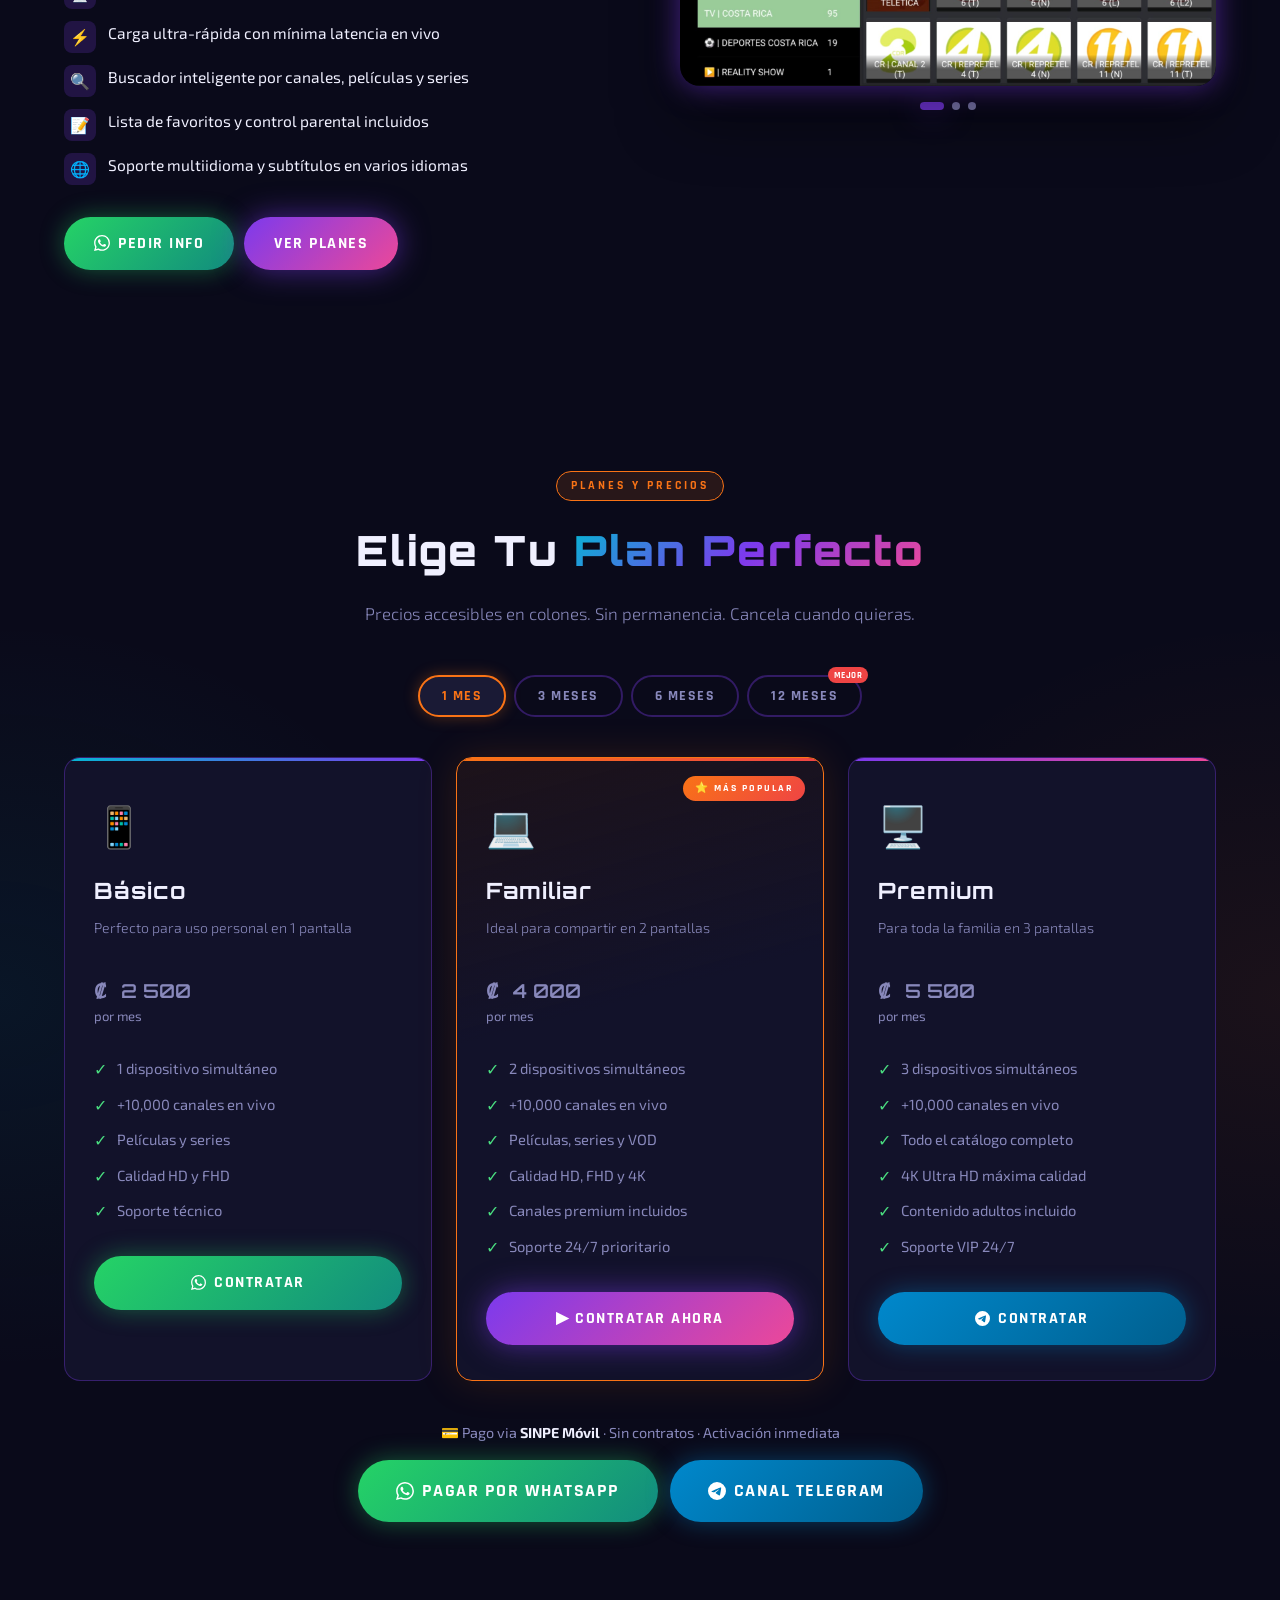
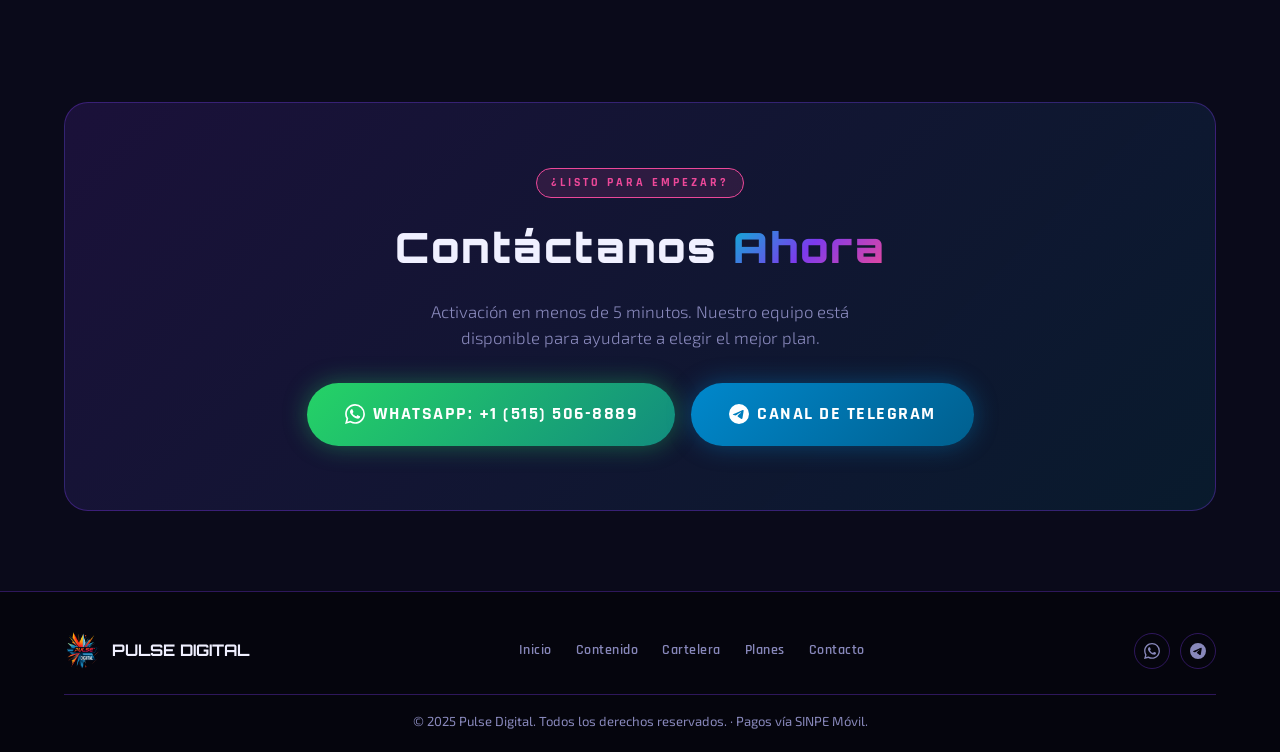
<file: public/index.html>
<!DOCTYPE html>
<html lang="es">
<head>
  <meta charset="UTF-8" />
  <meta name="viewport" content="width=device-width, initial-scale=1.0" />
  <title>Pulse Digital - Premium</title>
  <meta name="description" content="Accede a miles de canales, películas y series con la mejor calidad de streaming. Pulse Digital IPTV — Entretenimiento sin límites." />

  <!-- Favicon -->
  <link rel="icon" type="image/png" href="images/logoPulseDigital.png" />

  <!-- Google Fonts -->
  <link rel="preconnect" href="https://fonts.googleapis.com" />
  <link rel="preconnect" href="https://fonts.gstatic.com" crossorigin />
  <link href="https://fonts.googleapis.com/css2?family=Rajdhani:wght@400;500;600;700&family=Exo+2:ital,wght@0,300;0,400;0,600;0,800;0,900;1,300&family=Orbitron:wght@400;700;900&display=swap" rel="stylesheet" />

  <!-- Stylesheet -->
  <link rel="stylesheet" href="styles.css" />
</head>
<body>

<!-- ============================
     FLOATING CONTACT BUTTONS
============================= -->
<div class="float-cta">
  <div style="position:relative;display:flex;align-items:center;">
    <a href="https://t.me/pulsedigitalnotification" target="_blank" rel="noopener" class="float-btn float-tg" aria-label="Telegram">
      <!-- Telegram SVG -->
      <svg width="22" height="22" viewBox="0 0 24 24" fill="currentColor"><path d="M11.944 0A12 12 0 0 0 0 12a12 12 0 0 0 12 12 12 12 0 0 0 12-12A12 12 0 0 0 12 0a12 12 0 0 0-.056 0zm4.962 7.224c.1-.002.321.023.465.14a.506.506 0 0 1 .171.325c.016.093.036.306.02.472-.18 1.898-.962 6.502-1.36 8.627-.168.9-.499 1.201-.82 1.23-.696.065-1.225-.46-1.9-.902-1.056-.693-1.653-1.124-2.678-1.8-1.185-.78-.417-1.21.258-1.91.177-.184 3.247-2.977 3.307-3.23.007-.032.014-.15-.056-.212s-.174-.041-.249-.024c-.106.024-1.793 1.14-5.061 3.345-.48.33-.913.49-1.302.48-.428-.008-1.252-.241-1.865-.44-.752-.245-1.349-.374-1.297-.789.027-.216.325-.437.893-.663 3.498-1.524 5.83-2.529 6.998-3.014 3.332-1.386 4.025-1.627 4.476-1.635z"/></svg>
    </a>
  </div>
  <div style="position:relative;display:flex;align-items:center;">
    <a href="https://wa.me/15155068889" target="_blank" rel="noopener" class="float-btn float-wa" aria-label="WhatsApp">
      <!-- WhatsApp SVG -->
      <svg width="22" height="22" viewBox="0 0 24 24" fill="currentColor"><path d="M17.472 14.382c-.297-.149-1.758-.867-2.03-.967-.273-.099-.471-.148-.67.15-.197.297-.767.966-.94 1.164-.173.199-.347.223-.644.075-.297-.15-1.255-.463-2.39-1.475-.883-.788-1.48-1.761-1.653-2.059-.173-.297-.018-.458.13-.606.134-.133.298-.347.446-.52.149-.174.198-.298.298-.497.099-.198.05-.371-.025-.52-.075-.149-.669-1.612-.916-2.207-.242-.579-.487-.5-.669-.51-.173-.008-.371-.01-.57-.01-.198 0-.52.074-.792.372-.272.297-1.04 1.016-1.04 2.479 0 1.462 1.065 2.875 1.213 3.074.149.198 2.096 3.2 5.077 4.487.709.306 1.262.489 1.694.625.712.227 1.36.195 1.871.118.571-.085 1.758-.719 2.006-1.413.248-.694.248-1.289.173-1.413-.074-.124-.272-.198-.57-.347m-5.421 7.403h-.004a9.87 9.87 0 0 1-5.031-1.378l-.361-.214-3.741.982.998-3.648-.235-.374a9.86 9.86 0 0 1-1.51-5.26c.001-5.45 4.436-9.884 9.888-9.884 2.64 0 5.122 1.03 6.988 2.898a9.825 9.825 0 0 1 2.893 6.994c-.003 5.45-4.437 9.884-9.885 9.884m8.413-18.297A11.815 11.815 0 0 0 12.05 0C5.495 0 .16 5.335.157 11.892c0 2.096.547 4.142 1.588 5.945L.057 24l6.305-1.654a11.882 11.882 0 0 0 5.683 1.448h.005c6.554 0 11.89-5.335 11.893-11.893a11.821 11.821 0 0 0-3.48-8.413z"/></svg>
    </a>
  </div>
</div>

<!-- ============================
     NAVBAR
============================= -->
<nav class="navbar" id="navbar">
  <a href="#" class="nav-logo">
    <img src="images/logoPulseDigital.png" alt="Pulse Digital Logo" />
    <span class="nav-logo-text">PULSE<span>DIGITAL</span></span>
  </a>

  <ul class="nav-links">
    <li><a href="#categorias">Contenido</a></li>
    <li><a href="#cartelera">Cartelera</a></li>
    <li><a href="#app">La App</a></li>
    <li><a href="#planes">Planes</a></li>
    <li><a href="#contacto">Contacto</a></li>
  </ul>

  <div class="nav-cta">
    <a href="https://wa.me/15155068889" target="_blank" rel="noopener" class="btn btn-primary">Contratar</a>
  </div>

  <div class="hamburger" id="hamburger" aria-label="Menú" role="button" tabindex="0">
    <span></span><span></span><span></span>
  </div>
</nav>

<!-- Mobile Menu -->
<div class="nav-mobile" id="navMobile">
  <a href="#categorias" class="nav-mobile-link">📺 Contenido</a>
  <a href="#cartelera" class="nav-mobile-link">🎬 Cartelera</a>
  <a href="#app" class="nav-mobile-link">📱 La App</a>
  <a href="#planes" class="nav-mobile-link">💰 Planes</a>
  <a href="#contacto" class="nav-mobile-link">📲 Contacto</a>
  <div class="mobile-btns">
    <a href="https://wa.me/15155068889" target="_blank" rel="noopener" class="btn btn-whatsapp">WhatsApp</a>
    <a href="https://t.me/pulsedigitalnotification" target="_blank" rel="noopener" class="btn btn-telegram">Telegram</a>
  </div>
</div>

<!-- ============================
     HERO
============================= -->
<section class="hero" id="inicio">
  <div class="hero-bg"></div>
  <canvas id="particleCanvas" class="hero-particles"></canvas>

  <div class="container">
    <div class="hero-content">
      <!-- Text -->
      <div class="hero-text">
        <div class="hero-badge">
          <span class="dot"></span>
          En vivo ahora mismo
        </div>

        <h1 class="hero-title">
          Entretenimiento<br />
          <span class="gradient-text">Sin Límites</span><br />
          En Tu Pantalla
        </h1>

        <p class="hero-sub">
          Accede a <strong>miles de canales, películas y series</strong> en HD y 4K,
          desde cualquier dispositivo. Sin antenas, sin cables, sin complicaciones.
        </p>

        <div class="hero-stats">
          <div class="stat">
            <span class="stat-num">10K+</span>
            <span class="stat-label">Canales</span>
          </div>
          <div class="stat">
            <span class="stat-num">50K+</span>
            <span class="stat-label">Películas</span>
          </div>
          <div class="stat">
            <span class="stat-num">4K</span>
            <span class="stat-label">Calidad</span>
          </div>
          <div class="stat">
            <span class="stat-num">24/7</span>
            <span class="stat-label">Disponible</span>
          </div>
        </div>

        <div class="hero-btns">
          <a href="#planes" class="btn btn-primary btn-lg">
            ▶ Ver Planes
          </a>
          <a href="#cartelera" class="btn btn-secondary btn-lg">
            🎬 Ver Catálogo
          </a>
        </div>

        <div class="hero-contact">
          <a href="https://wa.me/15155068889" target="_blank" rel="noopener" class="btn btn-whatsapp">
            <svg width="18" height="18" viewBox="0 0 24 24" fill="currentColor"><path d="M17.472 14.382c-.297-.149-1.758-.867-2.03-.967-.273-.099-.471-.148-.67.15-.197.297-.767.966-.94 1.164-.173.199-.347.223-.644.075-.297-.15-1.255-.463-2.39-1.475-.883-.788-1.48-1.761-1.653-2.059-.173-.297-.018-.458.13-.606.134-.133.298-.347.446-.52.149-.174.198-.298.298-.497.099-.198.05-.371-.025-.52-.075-.149-.669-1.612-.916-2.207-.242-.579-.487-.5-.669-.51-.173-.008-.371-.01-.57-.01-.198 0-.52.074-.792.372-.272.297-1.04 1.016-1.04 2.479 0 1.462 1.065 2.875 1.213 3.074.149.198 2.096 3.2 5.077 4.487.709.306 1.262.489 1.694.625.712.227 1.36.195 1.871.118.571-.085 1.758-.719 2.006-1.413.248-.694.248-1.289.173-1.413-.074-.124-.272-.198-.57-.347m-5.421 7.403h-.004a9.87 9.87 0 0 1-5.031-1.378l-.361-.214-3.741.982.998-3.648-.235-.374a9.86 9.86 0 0 1-1.51-5.26c.001-5.45 4.436-9.884 9.888-9.884 2.64 0 5.122 1.03 6.988 2.898a9.825 9.825 0 0 1 2.893 6.994c-.003 5.45-4.437 9.884-9.885 9.884m8.413-18.297A11.815 11.815 0 0 0 12.05 0C5.495 0 .16 5.335.157 11.892c0 2.096.547 4.142 1.588 5.945L.057 24l6.305-1.654a11.882 11.882 0 0 0 5.683 1.448h.005c6.554 0 11.89-5.335 11.893-11.893a11.821 11.821 0 0 0-3.48-8.413z"/></svg>
            WhatsApp
          </a>
          <a href="https://t.me/pulsedigitalnotification" target="_blank" rel="noopener" class="btn btn-telegram">
            <svg width="18" height="18" viewBox="0 0 24 24" fill="currentColor"><path d="M11.944 0A12 12 0 0 0 0 12a12 12 0 0 0 12 12 12 12 0 0 0 12-12A12 12 0 0 0 12 0a12 12 0 0 0-.056 0zm4.962 7.224c.1-.002.321.023.465.14a.506.506 0 0 1 .171.325c.016.093.036.306.02.472-.18 1.898-.962 6.502-1.36 8.627-.168.9-.499 1.201-.82 1.23-.696.065-1.225-.46-1.9-.902-1.056-.693-1.653-1.124-2.678-1.8-1.185-.78-.417-1.21.258-1.91.177-.184 3.247-2.977 3.307-3.23.007-.032.014-.15-.056-.212s-.174-.041-.249-.024c-.106.024-1.793 1.14-5.061 3.345-.48.33-.913.49-1.302.48-.428-.008-1.252-.241-1.865-.44-.752-.245-1.349-.374-1.297-.789.027-.216.325-.437.893-.663 3.498-1.524 5.83-2.529 6.998-3.014 3.332-1.386 4.025-1.627 4.476-1.635z"/></svg>
            Telegram
          </a>
        </div>
      </div>

      <!-- Visual -->
      <div class="hero-visual">
        <div class="hero-mockup-wrap">
          <img src="images/interfazapp.png" alt="Pulse Digital App" class="hero-screen" />
          <div class="hero-badge-pill pill-1">
            <span class="pill-icon">📡</span>
            <span>Señal estable 99.9%</span>
          </div>
          <div class="hero-badge-pill pill-2">
            <span class="pill-icon">🔥</span>
            <span>+10.000 canales en vivo</span>
          </div>
        </div>
      </div>
    </div>
  </div>
</section>

<!-- ============================
     CATEGORIES
============================= -->
<section class="categories" id="categorias">
  <div class="container">
    <div class="reveal">
      <div style="text-align:center;"><span class="section-tag tag-blue">Nuestro Contenido</span></div>
      <h2 class="section-title">Todo lo que <span class="gradient-text">Necesitas</span></h2>
      <p class="section-sub">Más de 10,000 canales organizados en categorías para ti</p>
    </div>

    <div class="categories-grid">

      <div class="cat-card reveal reveal-delay-1"
           style="--card-color:#06b6d4;--card-glow:rgba(6,182,212,0.35);--card-accent:linear-gradient(135deg,rgba(6,182,212,0.18),transparent)">
        <span class="cat-icon">📺</span>
        <div class="cat-name">Canales Nacionales</div>
        <div class="cat-count">Señal local en vivo</div>
      </div>

      <div class="cat-card reveal reveal-delay-2"
           style="--card-color:#7c3aed;--card-glow:rgba(124,58,237,0.35);--card-accent:linear-gradient(135deg,rgba(124,58,237,0.18),transparent)">
        <span class="cat-icon">🎭</span>
        <div class="cat-name">Entretenimiento</div>
        <div class="cat-count">Reality, variedades, humor</div>
      </div>

      <div class="cat-card reveal reveal-delay-3"
           style="--card-color:#f97316;--card-glow:rgba(249,115,22,0.35);--card-accent:linear-gradient(135deg,rgba(249,115,22,0.18),transparent)">
        <span class="cat-icon">🎬</span>
        <div class="cat-name">Cine</div>
        <div class="cat-count">Estrenos y clásicos</div>
      </div>

      <div class="cat-card reveal reveal-delay-4"
           style="--card-color:#ef4444;--card-glow:rgba(239,68,68,0.35);--card-accent:linear-gradient(135deg,rgba(239,68,68,0.18),transparent)">
        <span class="cat-icon">📰</span>
        <div class="cat-name">Noticias</div>
        <div class="cat-count">CNN, BBC, Teletica y más</div>
      </div>

      <div class="cat-card reveal reveal-delay-1"
           style="--card-color:#22c55e;--card-glow:rgba(34,197,94,0.35);--card-accent:linear-gradient(135deg,rgba(34,197,94,0.18),transparent)">
        <span class="cat-icon">🌍</span>
        <div class="cat-name">Canales Internacionales</div>
        <div class="cat-count">+ 50 países disponibles</div>
      </div>

      <div class="cat-card reveal reveal-delay-2"
           style="--card-color:#eab308;--card-glow:rgba(234,179,8,0.35);--card-accent:linear-gradient(135deg,rgba(234,179,8,0.18),transparent)">
        <span class="cat-icon">⭐</span>
        <div class="cat-name">Canales Premium</div>
        <div class="cat-count">HBO, ESPN, Discovery...</div>
      </div>

      <div class="cat-card adult-card reveal reveal-delay-3"
           style="--card-color:#ec4899;--card-glow:rgba(236,72,153,0.35);--card-accent:linear-gradient(135deg,rgba(236,72,153,0.18),transparent)">
        <div class="adult-badge">+18</div>
        <img src="images/canales+18.png" alt="Contenido +18" class="adult-img" />
        <div class="cat-name">Contenido Adultos</div>
        <div class="cat-count">Solo para mayores de 18</div>
      </div>

    </div>
  </div>
</section>

<!-- ============================
     CARTELERA / CATALOG
============================= -->
<section class="cartelera" id="cartelera">
  <div class="cartelera-bg"></div>
  <div class="container">
    <div class="reveal">
      <div style="text-align:center;"><span class="section-tag tag-orange">Cartelera</span></div>
      <h2 class="section-title">Catálogo <span class="gradient-text">Ilimitado</span></h2>
      <p class="section-sub">Películas, series y mucho más disponibles al instante</p>
    </div>

    <!-- Tabs -->
    <div class="tabs-wrap reveal">
      <button class="tab-btn active" data-tab="movies">🎬 Películas</button>
      <button class="tab-btn" data-tab="series">📺 Series</button>
    </div>

    <!-- Movies panel -->
    <div class="tab-panel active" id="tab-movies">
      <div class="media-grid">
        <div class="media-card reveal reveal-delay-1">
          <img src="images/pelicula1.png" alt="Película 1" loading="lazy" />
          <div class="media-overlay"><div class="media-play">▶</div></div>
        </div>
        <div class="media-card reveal reveal-delay-2">
          <img src="images/pelicula2.png" alt="Película 2" loading="lazy" />
          <div class="media-overlay"><div class="media-play">▶</div></div>
        </div>
        <div class="media-card reveal reveal-delay-3">
          <img src="images/pelicula3.png" alt="Película 3" loading="lazy" />
          <div class="media-overlay"><div class="media-play">▶</div></div>
        </div>
        <div class="media-card reveal reveal-delay-4">
          <img src="images/pelicula4.png" alt="Película 4" loading="lazy" />
          <div class="media-overlay"><div class="media-play">▶</div></div>
        </div>
        <div class="media-card reveal reveal-delay-1">
          <img src="images/pelicula5.png" alt="Película 5" loading="lazy" />
          <div class="media-overlay"><div class="media-play">▶</div></div>
        </div>
        <div class="media-card reveal reveal-delay-2">
          <img src="images/pelicula6.png" alt="Película 6" loading="lazy" />
          <div class="media-overlay"><div class="media-play">▶</div></div>
        </div>
        <div class="media-card reveal reveal-delay-3">
          <img src="images/pelicula7.png" alt="Película 7" loading="lazy" />
          <div class="media-overlay"><div class="media-play">▶</div></div>
        </div>
        <div class="media-card reveal reveal-delay-4">
          <img src="images/pelicula8.png" alt="Película 8" loading="lazy" />
          <div class="media-overlay"><div class="media-play">▶</div></div>
        </div>
        <div class="media-card reveal reveal-delay-1">
          <img src="images/pelicula9.png" alt="Película 9" loading="lazy" />
          <div class="media-overlay"><div class="media-play">▶</div></div>
        </div>
      </div>
    </div>

    <!-- Series panel -->
    <div class="tab-panel" id="tab-series">
      <div class="media-grid">
        <div class="media-card reveal reveal-delay-1">
          <img src="images/serie1.png" alt="Serie 1" loading="lazy" />
          <div class="media-overlay"><div class="media-play">▶</div></div>
        </div>
        <div class="media-card reveal reveal-delay-2">
          <img src="images/serie2.png" alt="Serie 2" loading="lazy" />
          <div class="media-overlay"><div class="media-play">▶</div></div>
        </div>
        <div class="media-card reveal reveal-delay-3">
          <img src="images/serie3.png" alt="Serie 3" loading="lazy" />
          <div class="media-overlay"><div class="media-play">▶</div></div>
        </div>
        <div class="media-card reveal reveal-delay-3">
          <img src="images/serie4.png" alt="Serie 3" loading="lazy" />
          <div class="media-overlay"><div class="media-play">▶</div></div>
        </div>
        <div class="media-card reveal reveal-delay-4">
          <img src="images/serie5.png" alt="Serie 4" loading="lazy" />
          <div class="media-overlay"><div class="media-play">▶</div></div>
        </div>
      </div>
    </div>
  </div>
</section>

<!-- ============================
     APP SECTION
============================= -->
<section class="app-section" id="app">
  <div class="container">
    <div class="app-inner">
      <!-- Text -->
      <div class="app-text reveal">
        <span class="section-tag tag-purple">La Aplicación</span>
        <h2 class="section-title">Diseñada para<br /><span class="gradient-text">Tu Comodidad</span></h2>
        <p class="section-sub">Interfaz intuitiva, rápida y moderna. Disponible en Smart TV, Android, iOS y más.</p>

        <ul class="app-features">
          <li class="app-feat">
            <span class="feat-icon">🖥️</span>
            <span>Compatible con Smart TV, Android, iOS, PC, Firestick y más</span>
          </li>
          <li class="app-feat">
            <span class="feat-icon">⚡</span>
            <span>Carga ultra-rápida con mínima latencia en vivo</span>
          </li>
          <li class="app-feat">
            <span class="feat-icon">🔍</span>
            <span>Buscador inteligente por canales, películas y series</span>
          </li>
          <li class="app-feat">
            <span class="feat-icon">📝</span>
            <span>Lista de favoritos y control parental incluidos</span>
          </li>
          <li class="app-feat">
            <span class="feat-icon">🌐</span>
            <span>Soporte multiidioma y subtítulos en varios idiomas</span>
          </li>
        </ul>

        <div style="display:flex;gap:10px;flex-wrap:wrap;">
          <a href="https://wa.me/15155068889" target="_blank" rel="noopener" class="btn btn-whatsapp">
            <svg width="16" height="16" viewBox="0 0 24 24" fill="currentColor"><path d="M17.472 14.382c-.297-.149-1.758-.867-2.03-.967-.273-.099-.471-.148-.67.15-.197.297-.767.966-.94 1.164-.173.199-.347.223-.644.075-.297-.15-1.255-.463-2.39-1.475-.883-.788-1.48-1.761-1.653-2.059-.173-.297-.018-.458.13-.606.134-.133.298-.347.446-.52.149-.174.198-.298.298-.497.099-.198.05-.371-.025-.52-.075-.149-.669-1.612-.916-2.207-.242-.579-.487-.5-.669-.51-.173-.008-.371-.01-.57-.01-.198 0-.52.074-.792.372-.272.297-1.04 1.016-1.04 2.479 0 1.462 1.065 2.875 1.213 3.074.149.198 2.096 3.2 5.077 4.487.709.306 1.262.489 1.694.625.712.227 1.36.195 1.871.118.571-.085 1.758-.719 2.006-1.413.248-.694.248-1.289.173-1.413-.074-.124-.272-.198-.57-.347m-5.421 7.403h-.004a9.87 9.87 0 0 1-5.031-1.378l-.361-.214-3.741.982.998-3.648-.235-.374a9.86 9.86 0 0 1-1.51-5.26c.001-5.45 4.436-9.884 9.888-9.884 2.64 0 5.122 1.03 6.988 2.898a9.825 9.825 0 0 1 2.893 6.994c-.003 5.45-4.437 9.884-9.885 9.884m8.413-18.297A11.815 11.815 0 0 0 12.05 0C5.495 0 .16 5.335.157 11.892c0 2.096.547 4.142 1.588 5.945L.057 24l6.305-1.654a11.882 11.882 0 0 0 5.683 1.448h.005c6.554 0 11.89-5.335 11.893-11.893a11.821 11.821 0 0 0-3.48-8.413z"/></svg>
            Pedir Info
          </a>
          <a href="#planes" class="btn btn-primary">Ver Planes</a>
        </div>
      </div>

      <!-- Slider -->
      <div class="reveal reveal-delay-2">
        <div class="slider-wrap">
          <div class="slider-track" id="sliderTrack">
            <div class="slide"><img src="images/interfazapp.png" alt="App Pantalla 1" /></div>
            <div class="slide"><img src="images/interfazapp2.png" alt="App Pantalla 2" /></div>
            <div class="slide"><img src="images/interfazapp3.png" alt="App Pantalla 3" /></div>
          </div>
          <div class="slider-arrows">
            <button class="arrow-btn" id="prevSlide" aria-label="Anterior">‹</button>
            <button class="arrow-btn" id="nextSlide" aria-label="Siguiente">›</button>
          </div>
        </div>
        <div class="slider-dots" id="sliderDots">
          <button class="dot active" data-index="0"></button>
          <button class="dot" data-index="1"></button>
          <button class="dot" data-index="2"></button>
        </div>
      </div>
    </div>
  </div>
</section>

<!-- ============================
     PRICING
============================= -->
<section class="pricing" id="planes">
  <div class="pricing-bg"></div>
  <div class="container">
    <div class="reveal">
      <div style="text-align:center;"><span class="section-tag tag-orange">Planes y Precios</span></div>
      <h2 class="section-title">Elige Tu <span class="gradient-text">Plan Perfecto</span></h2>
      <p class="section-sub">Precios accesibles en colones. Sin permanencia. Cancela cuando quieras.</p>
    </div>

    <!-- Duration Switcher -->
    <div class="duration-switch reveal">
      <button class="dur-btn active" data-dur="1">1 Mes</button>
      <button class="dur-btn" data-dur="3">3 Meses</button>
      <button class="dur-btn" data-dur="6">6 Meses</button>
      <button class="dur-btn" data-dur="12">
        12 Meses
        <span class="dur-badge">MEJOR</span>
      </button>
    </div>

    <!-- Plans Grid -->
    <div class="plans-grid">

      <!-- Plan 1 Dispositivo -->
      <div class="plan-card reveal reveal-delay-1"
           style="--plan-gradient: linear-gradient(90deg, #06b6d4, #7c3aed)">
        <span class="plan-icon">📱</span>
        <div class="plan-name">Básico</div>
        <div class="plan-desc">Perfecto para uso personal en 1 pantalla</div>
        <div class="plan-price-wrap">
          <div class="plan-price">
            <span class="plan-currency">₡</span>
            <span id="price-1"></span>
          </div>
          <div class="plan-period" id="period-1"></div>
        </div>
        <ul class="plan-features">
          <li class="plan-feat"><span class="check">✓</span> 1 dispositivo simultáneo</li>
          <li class="plan-feat"><span class="check">✓</span> +10,000 canales en vivo</li>
          <li class="plan-feat"><span class="check">✓</span> Películas y series</li>
          <li class="plan-feat"><span class="check">✓</span> Calidad HD y FHD</li>
          <li class="plan-feat"><span class="check">✓</span> Soporte técnico</li>
        </ul>
        <a href="https://wa.me/15155068889?text=Hola,%20quiero%20el%20plan%20B%C3%A1sico%20de%201%20dispositivo" target="_blank" rel="noopener" class="btn btn-whatsapp">
          <svg width="15" height="15" viewBox="0 0 24 24" fill="currentColor"><path d="M17.472 14.382c-.297-.149-1.758-.867-2.03-.967-.273-.099-.471-.148-.67.15-.197.297-.767.966-.94 1.164-.173.199-.347.223-.644.075-.297-.15-1.255-.463-2.39-1.475-.883-.788-1.48-1.761-1.653-2.059-.173-.297-.018-.458.13-.606.134-.133.298-.347.446-.52.149-.174.198-.298.298-.497.099-.198.05-.371-.025-.52-.075-.149-.669-1.612-.916-2.207-.242-.579-.487-.5-.669-.51-.173-.008-.371-.01-.57-.01-.198 0-.52.074-.792.372-.272.297-1.04 1.016-1.04 2.479 0 1.462 1.065 2.875 1.213 3.074.149.198 2.096 3.2 5.077 4.487.709.306 1.262.489 1.694.625.712.227 1.36.195 1.871.118.571-.085 1.758-.719 2.006-1.413.248-.694.248-1.289.173-1.413-.074-.124-.272-.198-.57-.347m-5.421 7.403h-.004a9.87 9.87 0 0 1-5.031-1.378l-.361-.214-3.741.982.998-3.648-.235-.374a9.86 9.86 0 0 1-1.51-5.26c.001-5.45 4.436-9.884 9.888-9.884 2.64 0 5.122 1.03 6.988 2.898a9.825 9.825 0 0 1 2.893 6.994c-.003 5.45-4.437 9.884-9.885 9.884m8.413-18.297A11.815 11.815 0 0 0 12.05 0C5.495 0 .16 5.335.157 11.892c0 2.096.547 4.142 1.588 5.945L.057 24l6.305-1.654a11.882 11.882 0 0 0 5.683 1.448h.005c6.554 0 11.89-5.335 11.893-11.893a11.821 11.821 0 0 0-3.48-8.413z"/></svg>
          Contratar
        </a>
      </div>

      <!-- Plan 2 Dispositivos FEATURED -->
      <div class="plan-card featured reveal reveal-delay-2"
           style="--plan-gradient: linear-gradient(90deg, #f97316, #ef4444)">
        <span class="plan-popular">⭐ MÁS POPULAR</span>
        <span class="plan-icon">💻</span>
        <div class="plan-name">Familiar</div>
        <div class="plan-desc">Ideal para compartir en 2 pantallas</div>
        <div class="plan-price-wrap">
          <div class="plan-price">
            <span class="plan-currency">₡</span>
            <span id="price-2"></span>
          </div>
          <div class="plan-period" id="period-2"></div>
        </div>
        <ul class="plan-features">
          <li class="plan-feat"><span class="check">✓</span> 2 dispositivos simultáneos</li>
          <li class="plan-feat"><span class="check">✓</span> +10,000 canales en vivo</li>
          <li class="plan-feat"><span class="check">✓</span> Películas, series y VOD</li>
          <li class="plan-feat"><span class="check">✓</span> Calidad HD, FHD y 4K</li>
          <li class="plan-feat"><span class="check">✓</span> Canales premium incluidos</li>
          <li class="plan-feat"><span class="check">✓</span> Soporte 24/7 prioritario</li>
        </ul>
        <a href="https://wa.me/15155068889?text=Hola,%20quiero%20el%20plan%20Familiar%20de%202%20dispositivos" target="_blank" rel="noopener" class="btn btn-primary">
          ▶ Contratar Ahora
        </a>
      </div>

      <!-- Plan 3 Dispositivos -->
      <div class="plan-card reveal reveal-delay-3"
           style="--plan-gradient: linear-gradient(90deg, #7c3aed, #ec4899)">
        <span class="plan-icon">🖥️</span>
        <div class="plan-name">Premium</div>
        <div class="plan-desc">Para toda la familia en 3 pantallas</div>
        <div class="plan-price-wrap">
          <div class="plan-price">
            <span class="plan-currency">₡</span>
            <span id="price-3"></span>
          </div>
          <div class="plan-period" id="period-3"></div>
        </div>
        <ul class="plan-features">
          <li class="plan-feat"><span class="check">✓</span> 3 dispositivos simultáneos</li>
          <li class="plan-feat"><span class="check">✓</span> +10,000 canales en vivo</li>
          <li class="plan-feat"><span class="check">✓</span> Todo el catálogo completo</li>
          <li class="plan-feat"><span class="check">✓</span> 4K Ultra HD máxima calidad</li>
          <li class="plan-feat"><span class="check">✓</span> Contenido adultos incluido</li>
          <li class="plan-feat"><span class="check">✓</span> Soporte VIP 24/7</li>
        </ul>
        <a href="https://wa.me/15155068889?text=Hola,%20quiero%20el%20plan%20Premium%20de%203%20dispositivos" target="_blank" rel="noopener" class="btn btn-telegram">
          <svg width="15" height="15" viewBox="0 0 24 24" fill="currentColor"><path d="M11.944 0A12 12 0 0 0 0 12a12 12 0 0 0 12 12 12 12 0 0 0 12-12A12 12 0 0 0 12 0a12 12 0 0 0-.056 0zm4.962 7.224c.1-.002.321.023.465.14a.506.506 0 0 1 .171.325c.016.093.036.306.02.472-.18 1.898-.962 6.502-1.36 8.627-.168.9-.499 1.201-.82 1.23-.696.065-1.225-.46-1.9-.902-1.056-.693-1.653-1.124-2.678-1.8-1.185-.78-.417-1.21.258-1.91.177-.184 3.247-2.977 3.307-3.23.007-.032.014-.15-.056-.212s-.174-.041-.249-.024c-.106.024-1.793 1.14-5.061 3.345-.48.33-.913.49-1.302.48-.428-.008-1.252-.241-1.865-.44-.752-.245-1.349-.374-1.297-.789.027-.216.325-.437.893-.663 3.498-1.524 5.83-2.529 6.998-3.014 3.332-1.386 4.025-1.627 4.476-1.635z"/></svg>
          Contratar
        </a>
      </div>
    </div>

    <!-- Payment info -->
    <div class="reveal" style="text-align:center;margin-top:2.5rem;">
      <p style="color:var(--text-muted);font-size:0.9rem;margin-bottom:1rem;">
        💳 Pago via <strong style="color:var(--text)">SINPE Móvil</strong> · Sin contratos · Activación inmediata
      </p>
      <div style="display:flex;justify-content:center;gap:12px;flex-wrap:wrap;">
        <a href="https://wa.me/15155068889" target="_blank" rel="noopener" class="btn btn-whatsapp btn-lg">
          <svg width="18" height="18" viewBox="0 0 24 24" fill="currentColor"><path d="M17.472 14.382c-.297-.149-1.758-.867-2.03-.967-.273-.099-.471-.148-.67.15-.197.297-.767.966-.94 1.164-.173.199-.347.223-.644.075-.297-.15-1.255-.463-2.39-1.475-.883-.788-1.48-1.761-1.653-2.059-.173-.297-.018-.458.13-.606.134-.133.298-.347.446-.52.149-.174.198-.298.298-.497.099-.198.05-.371-.025-.52-.075-.149-.669-1.612-.916-2.207-.242-.579-.487-.5-.669-.51-.173-.008-.371-.01-.57-.01-.198 0-.52.074-.792.372-.272.297-1.04 1.016-1.04 2.479 0 1.462 1.065 2.875 1.213 3.074.149.198 2.096 3.2 5.077 4.487.709.306 1.262.489 1.694.625.712.227 1.36.195 1.871.118.571-.085 1.758-.719 2.006-1.413.248-.694.248-1.289.173-1.413-.074-.124-.272-.198-.57-.347m-5.421 7.403h-.004a9.87 9.87 0 0 1-5.031-1.378l-.361-.214-3.741.982.998-3.648-.235-.374a9.86 9.86 0 0 1-1.51-5.26c.001-5.45 4.436-9.884 9.888-9.884 2.64 0 5.122 1.03 6.988 2.898a9.825 9.825 0 0 1 2.893 6.994c-.003 5.45-4.437 9.884-9.885 9.884m8.413-18.297A11.815 11.815 0 0 0 12.05 0C5.495 0 .16 5.335.157 11.892c0 2.096.547 4.142 1.588 5.945L.057 24l6.305-1.654a11.882 11.882 0 0 0 5.683 1.448h.005c6.554 0 11.89-5.335 11.893-11.893a11.821 11.821 0 0 0-3.48-8.413z"/></svg>
          Pagar por WhatsApp
        </a>
        <a href="https://t.me/pulsedigitalnotification" target="_blank" rel="noopener" class="btn btn-telegram btn-lg">
          <svg width="18" height="18" viewBox="0 0 24 24" fill="currentColor"><path d="M11.944 0A12 12 0 0 0 0 12a12 12 0 0 0 12 12 12 12 0 0 0 12-12A12 12 0 0 0 12 0a12 12 0 0 0-.056 0zm4.962 7.224c.1-.002.321.023.465.14a.506.506 0 0 1 .171.325c.016.093.036.306.02.472-.18 1.898-.962 6.502-1.36 8.627-.168.9-.499 1.201-.82 1.23-.696.065-1.225-.46-1.9-.902-1.056-.693-1.653-1.124-2.678-1.8-1.185-.78-.417-1.21.258-1.91.177-.184 3.247-2.977 3.307-3.23.007-.032.014-.15-.056-.212s-.174-.041-.249-.024c-.106.024-1.793 1.14-5.061 3.345-.48.33-.913.49-1.302.48-.428-.008-1.252-.241-1.865-.44-.752-.245-1.349-.374-1.297-.789.027-.216.325-.437.893-.663 3.498-1.524 5.83-2.529 6.998-3.014 3.332-1.386 4.025-1.627 4.476-1.635z"/></svg>
          Canal Telegram
        </a>
      </div>
    </div>
  </div>
</section>

<!-- ============================
     CONTACT SECTION
============================= -->
<section class="contact-section" id="contacto">
  <div class="container">
    <div class="contact-inner reveal">
      <span class="section-tag tag-pink" style="display:inline-block;margin-bottom:1rem;">¿Listo para Empezar?</span>
      <h2 class="section-title">Contáctanos <span class="gradient-text">Ahora</span></h2>
      <p class="section-sub" style="max-width:500px;margin:0 auto 0;">
        Activación en menos de 5 minutos. Nuestro equipo está disponible para ayudarte a elegir el mejor plan.
      </p>
      <div class="contact-btns">
        <a href="https://wa.me/15155068889?text=Hola!%20Me%20interesa%20el%20servicio%20de%20IPTV%20Pulse%20Digital" target="_blank" rel="noopener" class="btn btn-whatsapp btn-lg">
          <svg width="20" height="20" viewBox="0 0 24 24" fill="currentColor"><path d="M17.472 14.382c-.297-.149-1.758-.867-2.03-.967-.273-.099-.471-.148-.67.15-.197.297-.767.966-.94 1.164-.173.199-.347.223-.644.075-.297-.15-1.255-.463-2.39-1.475-.883-.788-1.48-1.761-1.653-2.059-.173-.297-.018-.458.13-.606.134-.133.298-.347.446-.52.149-.174.198-.298.298-.497.099-.198.05-.371-.025-.52-.075-.149-.669-1.612-.916-2.207-.242-.579-.487-.5-.669-.51-.173-.008-.371-.01-.57-.01-.198 0-.52.074-.792.372-.272.297-1.04 1.016-1.04 2.479 0 1.462 1.065 2.875 1.213 3.074.149.198 2.096 3.2 5.077 4.487.709.306 1.262.489 1.694.625.712.227 1.36.195 1.871.118.571-.085 1.758-.719 2.006-1.413.248-.694.248-1.289.173-1.413-.074-.124-.272-.198-.57-.347m-5.421 7.403h-.004a9.87 9.87 0 0 1-5.031-1.378l-.361-.214-3.741.982.998-3.648-.235-.374a9.86 9.86 0 0 1-1.51-5.26c.001-5.45 4.436-9.884 9.888-9.884 2.64 0 5.122 1.03 6.988 2.898a9.825 9.825 0 0 1 2.893 6.994c-.003 5.45-4.437 9.884-9.885 9.884m8.413-18.297A11.815 11.815 0 0 0 12.05 0C5.495 0 .16 5.335.157 11.892c0 2.096.547 4.142 1.588 5.945L.057 24l6.305-1.654a11.882 11.882 0 0 0 5.683 1.448h.005c6.554 0 11.89-5.335 11.893-11.893a11.821 11.821 0 0 0-3.48-8.413z"/></svg>
          WhatsApp: +1 (515) 506-8889
        </a>
        <a href="https://t.me/pulsedigitalnotification" target="_blank" rel="noopener" class="btn btn-telegram btn-lg">
          <svg width="20" height="20" viewBox="0 0 24 24" fill="currentColor"><path d="M11.944 0A12 12 0 0 0 0 12a12 12 0 0 0 12 12 12 12 0 0 0 12-12A12 12 0 0 0 12 0a12 12 0 0 0-.056 0zm4.962 7.224c.1-.002.321.023.465.14a.506.506 0 0 1 .171.325c.016.093.036.306.02.472-.18 1.898-.962 6.502-1.36 8.627-.168.9-.499 1.201-.82 1.23-.696.065-1.225-.46-1.9-.902-1.056-.693-1.653-1.124-2.678-1.8-1.185-.78-.417-1.21.258-1.91.177-.184 3.247-2.977 3.307-3.23.007-.032.014-.15-.056-.212s-.174-.041-.249-.024c-.106.024-1.793 1.14-5.061 3.345-.48.33-.913.49-1.302.48-.428-.008-1.252-.241-1.865-.44-.752-.245-1.349-.374-1.297-.789.027-.216.325-.437.893-.663 3.498-1.524 5.83-2.529 6.998-3.014 3.332-1.386 4.025-1.627 4.476-1.635z"/></svg>
          Canal de Telegram
        </a>
      </div>
    </div>
  </div>
</section>

<!-- ============================
     FOOTER
============================= -->
<footer>
  <div class="container">
    <div class="footer-inner">
      <div class="footer-logo">
        <img src="images/logoPulseDigital.png" alt="Pulse Digital" />
        <span class="footer-logo-text">PULSE DIGITAL</span>
      </div>
      <div class="footer-links">
        <a href="#inicio">Inicio</a>
        <a href="#categorias">Contenido</a>
        <a href="#cartelera">Cartelera</a>
        <a href="#planes">Planes</a>
        <a href="#contacto">Contacto</a>
      </div>
      <div class="footer-social">
        <a href="https://wa.me/15155068889" target="_blank" rel="noopener" class="social-btn" aria-label="WhatsApp">
          <svg width="16" height="16" viewBox="0 0 24 24" fill="currentColor"><path d="M17.472 14.382c-.297-.149-1.758-.867-2.03-.967-.273-.099-.471-.148-.67.15-.197.297-.767.966-.94 1.164-.173.199-.347.223-.644.075-.297-.15-1.255-.463-2.39-1.475-.883-.788-1.48-1.761-1.653-2.059-.173-.297-.018-.458.13-.606.134-.133.298-.347.446-.52.149-.174.198-.298.298-.497.099-.198.05-.371-.025-.52-.075-.149-.669-1.612-.916-2.207-.242-.579-.487-.5-.669-.51-.173-.008-.371-.01-.57-.01-.198 0-.52.074-.792.372-.272.297-1.04 1.016-1.04 2.479 0 1.462 1.065 2.875 1.213 3.074.149.198 2.096 3.2 5.077 4.487.709.306 1.262.489 1.694.625.712.227 1.36.195 1.871.118.571-.085 1.758-.719 2.006-1.413.248-.694.248-1.289.173-1.413-.074-.124-.272-.198-.57-.347m-5.421 7.403h-.004a9.87 9.87 0 0 1-5.031-1.378l-.361-.214-3.741.982.998-3.648-.235-.374a9.86 9.86 0 0 1-1.51-5.26c.001-5.45 4.436-9.884 9.888-9.884 2.64 0 5.122 1.03 6.988 2.898a9.825 9.825 0 0 1 2.893 6.994c-.003 5.45-4.437 9.884-9.885 9.884m8.413-18.297A11.815 11.815 0 0 0 12.05 0C5.495 0 .16 5.335.157 11.892c0 2.096.547 4.142 1.588 5.945L.057 24l6.305-1.654a11.882 11.882 0 0 0 5.683 1.448h.005c6.554 0 11.89-5.335 11.893-11.893a11.821 11.821 0 0 0-3.48-8.413z"/></svg>
        </a>
        <a href="https://t.me/pulsedigitalnotification" target="_blank" rel="noopener" class="social-btn" aria-label="Telegram">
          <svg width="16" height="16" viewBox="0 0 24 24" fill="currentColor"><path d="M11.944 0A12 12 0 0 0 0 12a12 12 0 0 0 12 12 12 12 0 0 0 12-12A12 12 0 0 0 12 0a12 12 0 0 0-.056 0zm4.962 7.224c.1-.002.321.023.465.14a.506.506 0 0 1 .171.325c.016.093.036.306.02.472-.18 1.898-.962 6.502-1.36 8.627-.168.9-.499 1.201-.82 1.23-.696.065-1.225-.46-1.9-.902-1.056-.693-1.653-1.124-2.678-1.8-1.185-.78-.417-1.21.258-1.91.177-.184 3.247-2.977 3.307-3.23.007-.032.014-.15-.056-.212s-.174-.041-.249-.024c-.106.024-1.793 1.14-5.061 3.345-.48.33-.913.49-1.302.48-.428-.008-1.252-.241-1.865-.44-.752-.245-1.349-.374-1.297-.789.027-.216.325-.437.893-.663 3.498-1.524 5.83-2.529 6.998-3.014 3.332-1.386 4.025-1.627 4.476-1.635z"/></svg>
        </a>
      </div>
    </div>
    <div class="footer-bottom">
      <p>© 2025 Pulse Digital. Todos los derechos reservados. · Pagos vía SINPE Móvil.</p>
    </div>
  </div>
</footer>

<!-- Script -->
<script src="script.js"></script>
</body>
</html>
</file>
<file: styles.css>
/* =============================================
   PULSE DIGITAL — IPTV Landing Page
   styles.css
   ============================================= */

/* --- Google Fonts Import --- */
@import url('https://fonts.googleapis.com/css2?family=Rajdhani:wght@400;500;600;700&family=Exo+2:ital,wght@0,300;0,400;0,600;0,800;0,900;1,300&family=Orbitron:wght@400;700;900&display=swap');

/* --- CSS Variables --- */
:root {
  --primary:      #7c3aed;
  --primary-dark: #4c1d95;
  --accent-blue:  #06b6d4;
  --accent-red:   #ef4444;
  --accent-orange:#f97316;
  --accent-pink:  #ec4899;
  --bg-dark:      #0a0a1a;
  --bg-card:      #12122a;
  --bg-card2:     #1a1a35;
  --text:         #f0f0ff;
  --text-muted:   #8888bb;
  --border:       rgba(124,58,237,0.35);
  --glow-purple:  0 0 30px rgba(124,58,237,0.55);
  --glow-blue:    0 0 25px rgba(6,182,212,0.5);
  --glow-orange:  0 0 25px rgba(249,115,22,0.5);
  --radius:       16px;
  --radius-sm:    10px;
  --font-display: 'Orbitron', sans-serif;
  --font-body:    'Exo 2', sans-serif;
  --font-ui:      'Rajdhani', sans-serif;
  --transition:   0.35s cubic-bezier(0.4, 0, 0.2, 1);
}

/* --- Reset & Base --- */
*, *::before, *::after { box-sizing: border-box; margin: 0; padding: 0; }

html { scroll-behavior: smooth; font-size: 16px; }

body {
  font-family: var(--font-body);
  background: var(--bg-dark);
  color: var(--text);
  overflow-x: hidden;
  line-height: 1.6;
}

/* Scrollbar */
::-webkit-scrollbar { width: 6px; }
::-webkit-scrollbar-track { background: var(--bg-dark); }
::-webkit-scrollbar-thumb { background: var(--primary); border-radius: 3px; }

/* --- Utility --- */
.container { max-width: 1200px; margin: 0 auto; padding: 0 24px; }
.section-title {
  font-family: var(--font-display);
  font-size: clamp(1.6rem, 4vw, 2.6rem);
  font-weight: 900;
  text-align: center;
  margin-bottom: 0.4em;
  letter-spacing: 2px;
}
.section-sub {
  text-align: center;
  color: var(--text-muted);
  font-size: 1.05rem;
  margin-bottom: 3rem;
  font-weight: 300;
}
.gradient-text {
  background: linear-gradient(135deg, var(--accent-blue), var(--primary), var(--accent-pink));
  -webkit-background-clip: text;
  -webkit-text-fill-color: transparent;
  background-clip: text;
}
.section-tag {
  display: inline-block;
  font-family: var(--font-ui);
  font-size: 0.78rem;
  font-weight: 700;
  letter-spacing: 3px;
  text-transform: uppercase;
  padding: 4px 14px;
  border-radius: 30px;
  margin-bottom: 1rem;
  border: 1px solid;
}
.tag-purple { color: var(--primary); border-color: var(--primary); background: rgba(124,58,237,0.12); }
.tag-blue   { color: var(--accent-blue); border-color: var(--accent-blue); background: rgba(6,182,212,0.12); }
.tag-orange { color: var(--accent-orange); border-color: var(--accent-orange); background: rgba(249,115,22,0.12); }
.tag-pink   { color: var(--accent-pink); border-color: var(--accent-pink); background: rgba(236,72,153,0.12); }

/* --- CTA Buttons --- */
.btn {
  display: inline-flex;
  align-items: center;
  gap: 8px;
  font-family: var(--font-ui);
  font-size: 1rem;
  font-weight: 700;
  letter-spacing: 1.5px;
  text-transform: uppercase;
  padding: 14px 30px;
  border-radius: 50px;
  text-decoration: none;
  cursor: pointer;
  border: none;
  transition: var(--transition);
  position: relative;
  overflow: hidden;
  white-space: nowrap;
}
.btn::after {
  content: '';
  position: absolute;
  inset: 0;
  background: rgba(255,255,255,0.15);
  opacity: 0;
  transition: opacity 0.2s;
}
.btn:hover::after { opacity: 1; }
.btn:hover { transform: translateY(-2px); }
.btn:active { transform: translateY(0); }

.btn-primary {
  background: linear-gradient(135deg, var(--primary), var(--accent-pink));
  color: #fff;
  box-shadow: var(--glow-purple);
}
.btn-secondary {
  background: transparent;
  color: var(--accent-blue);
  border: 2px solid var(--accent-blue);
  box-shadow: var(--glow-blue);
}
.btn-secondary:hover { background: rgba(6,182,212,0.12); }
.btn-whatsapp {
  background: linear-gradient(135deg, #25d366, #128c7e);
  color: #fff;
  box-shadow: 0 0 25px rgba(37,211,102,0.4);
}
.btn-telegram {
  background: linear-gradient(135deg, #0088cc, #005f8e);
  color: #fff;
  box-shadow: 0 0 25px rgba(0,136,204,0.4);
}
.btn-lg { padding: 17px 38px; font-size: 1.1rem; }

/* ===========================
   NAVBAR
=========================== */
.navbar {
  position: fixed;
  top: 0; left: 0; right: 0;
  z-index: 1000;
  padding: 0 24px;
  height: 70px;
  display: flex;
  align-items: center;
  justify-content: space-between;
  background: rgba(10,10,26,0.85);
  backdrop-filter: blur(20px);
  border-bottom: 1px solid var(--border);
  transition: var(--transition);
}
.navbar.scrolled { background: rgba(10,10,26,0.98); }
.nav-logo {
  display: flex;
  align-items: center;
  gap: 10px;
  text-decoration: none;
}
.nav-logo img { height: 40px; width: 40px; object-fit: contain; border-radius: 50%; }
.nav-logo-text {
  font-family: var(--font-display);
  font-size: 1.1rem;
  font-weight: 700;
  color: var(--text);
  letter-spacing: 1px;
}
.nav-logo-text span { color: var(--accent-blue); }
.nav-links {
  display: flex;
  gap: 2rem;
  list-style: none;
}
.nav-links a {
  font-family: var(--font-ui);
  font-size: 0.95rem;
  font-weight: 600;
  letter-spacing: 1px;
  text-transform: uppercase;
  color: var(--text-muted);
  text-decoration: none;
  transition: color 0.2s;
}
.nav-links a:hover { color: var(--accent-blue); }
.nav-cta { display: flex; gap: 10px; align-items: center; }
.nav-cta .btn { padding: 9px 20px; font-size: 0.85rem; }

.hamburger {
  display: none;
  flex-direction: column;
  gap: 5px;
  cursor: pointer;
  padding: 5px;
}
.hamburger span {
  display: block;
  width: 25px; height: 2px;
  background: var(--text);
  transition: var(--transition);
  border-radius: 2px;
}
.hamburger.active span:nth-child(1) { transform: translateY(7px) rotate(45deg); }
.hamburger.active span:nth-child(2) { opacity: 0; }
.hamburger.active span:nth-child(3) { transform: translateY(-7px) rotate(-45deg); }

.nav-mobile {
  display: none;
  position: fixed;
  top: 70px; left: 0; right: 0;
  background: rgba(10,10,26,0.97);
  backdrop-filter: blur(20px);
  border-bottom: 1px solid var(--border);
  padding: 24px;
  flex-direction: column;
  gap: 1.5rem;
  z-index: 999;
}
.nav-mobile.open { display: flex; }
.nav-mobile a {
  font-family: var(--font-ui);
  font-weight: 700;
  font-size: 1.1rem;
  letter-spacing: 1.5px;
  text-transform: uppercase;
  color: var(--text-muted);
  text-decoration: none;
  transition: color 0.2s;
}
.nav-mobile a:hover { color: var(--accent-blue); }
.nav-mobile .mobile-btns { display: flex; gap: 10px; flex-wrap: wrap; margin-top: 8px; }

/* ===========================
   HERO
=========================== */
.hero {
  position: relative;
  min-height: 100vh;
  display: flex;
  align-items: center;
  padding-top: 70px;
  overflow: hidden;
}
.hero-bg {
  position: absolute;
  inset: 0;
  background:
    radial-gradient(ellipse 80% 60% at 70% 50%, rgba(124,58,237,0.22) 0%, transparent 65%),
    radial-gradient(ellipse 60% 50% at 20% 70%, rgba(6,182,212,0.15) 0%, transparent 60%),
    radial-gradient(ellipse 50% 40% at 50% 10%, rgba(239,68,68,0.1) 0%, transparent 55%),
    var(--bg-dark);
}
.hero-particles {
  position: absolute;
  inset: 0;
  pointer-events: none;
}
.hero-content {
  position: relative;
  z-index: 2;
  display: grid;
  grid-template-columns: 1fr 1fr;
  gap: 4rem;
  align-items: center;
  padding: 80px 0;
}
.hero-badge {
  display: inline-flex;
  align-items: center;
  gap: 6px;
  background: rgba(124,58,237,0.15);
  border: 1px solid rgba(124,58,237,0.5);
  border-radius: 30px;
  padding: 6px 16px;
  font-size: 0.8rem;
  font-weight: 700;
  font-family: var(--font-ui);
  letter-spacing: 2px;
  text-transform: uppercase;
  color: var(--primary);
  margin-bottom: 1.2rem;
}
.hero-badge .dot { width: 8px; height: 8px; border-radius: 50%; background: var(--accent-red); animation: blink 1.5s infinite; }
@keyframes blink { 0%,100%{opacity:1} 50%{opacity:0.2} }

.hero-title {
  font-family: var(--font-display);
  font-size: clamp(2rem, 5.5vw, 3.8rem);
  font-weight: 900;
  line-height: 1.1;
  letter-spacing: 2px;
  margin-bottom: 1.2rem;
}
.hero-sub {
  font-size: 1.15rem;
  color: var(--text-muted);
  margin-bottom: 2rem;
  font-weight: 300;
  max-width: 480px;
  line-height: 1.7;
}
.hero-stats {
  display: flex;
  gap: 2rem;
  margin-bottom: 2.2rem;
  flex-wrap: wrap;
}
.stat {
  display: flex;
  flex-direction: column;
}
.stat-num {
  font-family: var(--font-display);
  font-size: 1.6rem;
  font-weight: 900;
  color: var(--accent-blue);
  line-height: 1;
}
.stat-label {
  font-size: 0.78rem;
  font-weight: 600;
  letter-spacing: 1px;
  text-transform: uppercase;
  color: var(--text-muted);
}
.hero-btns { display: flex; gap: 12px; flex-wrap: wrap; margin-bottom: 1.5rem; }
.hero-contact { display: flex; gap: 10px; flex-wrap: wrap; }

/* Hero Visual */
.hero-visual {
  position: relative;
  display: flex;
  justify-content: center;
}
.hero-mockup-wrap {
  position: relative;
  width: 100%;
  max-width: 520px;
}
.hero-screen {
  width: 100%;
  border-radius: 20px;
  border: 2px solid var(--border);
  box-shadow: var(--glow-purple), 0 40px 80px rgba(0,0,0,0.6);
  display: block;
  animation: float 4s ease-in-out infinite;
}
@keyframes float { 0%,100%{transform:translateY(0)} 50%{transform:translateY(-12px)} }
.hero-badge-pill {
  position: absolute;
  background: var(--bg-card2);
  border: 1px solid var(--border);
  border-radius: 12px;
  padding: 10px 16px;
  font-family: var(--font-ui);
  font-size: 0.85rem;
  font-weight: 600;
  display: flex;
  align-items: center;
  gap: 8px;
  backdrop-filter: blur(10px);
  box-shadow: var(--glow-purple);
  white-space: nowrap;
}
.pill-1 { bottom: -20px; left: -20px; animation: float 3s 0.5s ease-in-out infinite; }
.pill-2 { top: 20px; right: -25px; animation: float 3.5s 1s ease-in-out infinite; }
.pill-icon { font-size: 1.3rem; }

/* ===========================
   CATEGORIES
=========================== */
.categories { padding: 100px 0; }
.categories-grid {
  display: grid;
  grid-template-columns: repeat(auto-fit, minmax(160px, 1fr));
  gap: 1.2rem;
}
.cat-card {
  background: var(--bg-card);
  border: 1px solid var(--border);
  border-radius: var(--radius);
  padding: 2rem 1rem;
  text-align: center;
  cursor: pointer;
  transition: var(--transition);
  position: relative;
  overflow: hidden;
}
.cat-card::before {
  content: '';
  position: absolute;
  inset: 0;
  background: var(--card-accent, linear-gradient(135deg, rgba(124,58,237,0.15), transparent));
  opacity: 0;
  transition: opacity 0.35s;
}
.cat-card:hover { transform: translateY(-8px); border-color: var(--card-color, var(--primary)); box-shadow: 0 0 25px var(--card-glow, rgba(124,58,237,0.3)); }
.cat-card:hover::before { opacity: 1; }
.cat-icon { font-size: 2.8rem; margin-bottom: 0.7rem; display: block; transition: transform 0.35s; }
.cat-card:hover .cat-icon { transform: scale(1.15) rotate(-5deg); }
.cat-name {
  font-family: var(--font-ui);
  font-weight: 700;
  font-size: 0.95rem;
  letter-spacing: 0.5px;
  color: var(--text);
}
.cat-count { font-size: 0.78rem; color: var(--text-muted); margin-top: 4px; font-weight: 300; }

/* Adult content card */
.cat-card.adult-card {
  border-color: rgba(236,72,153,0.3);
  position: relative;
}
.adult-badge {
  position: absolute;
  top: 8px; right: 8px;
  background: var(--accent-pink);
  color: #fff;
  font-size: 0.6rem;
  font-weight: 800;
  letter-spacing: 1px;
  padding: 2px 7px;
  border-radius: 20px;
  font-family: var(--font-ui);
}
.adult-img {
  width: 70px; height: 70px;
  border-radius: 12px;
  object-fit: cover;
  margin: 0 auto 0.7rem;
  display: block;
  filter: blur(6px) brightness(0.6);
  transition: filter 0.3s;
}
.cat-card.adult-card:hover .adult-img { filter: blur(3px) brightness(0.8); }

/* ===========================
   CARTELERA
=========================== */
.cartelera { padding: 100px 0; position: relative; }
.cartelera-bg {
  position: absolute;
  inset: 0;
  background: radial-gradient(ellipse 70% 50% at 50% 50%, rgba(124,58,237,0.08) 0%, transparent 70%);
  pointer-events: none;
}
.tabs-wrap {
  display: flex;
  justify-content: center;
  gap: 0.5rem;
  margin-bottom: 2.5rem;
  flex-wrap: wrap;
}
.tab-btn {
  font-family: var(--font-ui);
  font-size: 0.9rem;
  font-weight: 700;
  letter-spacing: 1.5px;
  text-transform: uppercase;
  padding: 9px 22px;
  border-radius: 30px;
  border: 2px solid var(--border);
  background: transparent;
  color: var(--text-muted);
  cursor: pointer;
  transition: var(--transition);
}
.tab-btn:hover { border-color: var(--primary); color: var(--text); }
.tab-btn.active {
  background: linear-gradient(135deg, var(--primary), var(--accent-pink));
  border-color: transparent;
  color: #fff;
  box-shadow: var(--glow-purple);
}
.tab-panel { display: none; }
.tab-panel.active { display: block; }
.media-grid {
  display: grid;
  grid-template-columns: repeat(auto-fill, minmax(160px, 1fr));
  gap: 1rem;
}
.media-card {
  position: relative;
  border-radius: var(--radius-sm);
  overflow: hidden;
  cursor: pointer;
  aspect-ratio: 2/3;
  background: var(--bg-card);
}
.media-card img {
  width: 100%; height: 100%;
  object-fit: cover;
  transition: transform 0.5s cubic-bezier(0.4,0,0.2,1);
  display: block;
}
.media-card:hover img { transform: scale(1.08); }
.media-overlay {
  position: absolute;
  inset: 0;
  background: linear-gradient(to top, rgba(10,10,26,0.95) 0%, transparent 50%);
  opacity: 0;
  transition: opacity 0.35s;
  display: flex;
  align-items: flex-end;
  padding: 16px;
}
.media-card:hover .media-overlay { opacity: 1; }
.media-play {
  width: 42px; height: 42px;
  border-radius: 50%;
  background: var(--primary);
  display: flex;
  align-items: center;
  justify-content: center;
  font-size: 1.1rem;
  box-shadow: var(--glow-purple);
}

/* ===========================
   APP SLIDER
=========================== */
.app-section { padding: 100px 0; }
.app-inner {
  display: grid;
  grid-template-columns: 1fr 1fr;
  gap: 5rem;
  align-items: center;
}
.app-text .section-title { text-align: left; }
.app-text .section-sub { text-align: left; }
.app-features { list-style: none; margin-bottom: 2rem; display: flex; flex-direction: column; gap: 12px; }
.app-feat {
  display: flex;
  align-items: flex-start;
  gap: 12px;
  font-size: 0.97rem;
}
.feat-icon {
  width: 32px; height: 32px;
  border-radius: 8px;
  display: flex;
  align-items: center;
  justify-content: center;
  font-size: 1rem;
  flex-shrink: 0;
  background: rgba(124,58,237,0.2);
}

.slider-wrap { position: relative; border-radius: 20px; overflow: hidden; box-shadow: var(--glow-purple), 0 30px 60px rgba(0,0,0,0.5); }
.slider-track { display: flex; transition: transform 0.5s cubic-bezier(0.4,0,0.2,1); }
.slide img { width: 100%; display: block; border-radius: 20px; }
.slide { flex-shrink: 0; width: 100%; }
.slider-dots {
  display: flex;
  justify-content: center;
  gap: 8px;
  margin-top: 16px;
}
.dot {
  width: 8px; height: 8px;
  border-radius: 50%;
  background: var(--text-muted);
  cursor: pointer;
  transition: var(--transition);
  border: none;
  padding: 0;
}
.dot.active { background: var(--primary); width: 24px; border-radius: 4px; box-shadow: var(--glow-purple); }
.slider-arrows {
  position: absolute;
  top: 50%; transform: translateY(-50%);
  left: 0; right: 0;
  display: flex;
  justify-content: space-between;
  padding: 0 12px;
  pointer-events: none;
}
.arrow-btn {
  pointer-events: all;
  width: 40px; height: 40px;
  border-radius: 50%;
  background: rgba(10,10,26,0.7);
  border: 1px solid var(--border);
  color: #fff;
  font-size: 1rem;
  cursor: pointer;
  display: flex;
  align-items: center;
  justify-content: center;
  transition: var(--transition);
  backdrop-filter: blur(8px);
}
.arrow-btn:hover { background: var(--primary); border-color: var(--primary); }

/* ===========================
   PRICING
=========================== */
.pricing { padding: 100px 0; position: relative; overflow: hidden; }
.pricing-bg {
  position: absolute;
  inset: 0;
  background:
    radial-gradient(ellipse 60% 50% at 0% 50%, rgba(6,182,212,0.07) 0%, transparent 60%),
    radial-gradient(ellipse 60% 50% at 100% 50%, rgba(249,115,22,0.07) 0%, transparent 60%);
  pointer-events: none;
}

/* Duration switcher */
.duration-switch {
  display: flex;
  justify-content: center;
  gap: 0.5rem;
  margin-bottom: 2.5rem;
  flex-wrap: wrap;
}
.dur-btn {
  font-family: var(--font-ui);
  font-weight: 700;
  font-size: 0.88rem;
  letter-spacing: 1.5px;
  text-transform: uppercase;
  padding: 10px 22px;
  border-radius: 30px;
  border: 2px solid var(--border);
  background: transparent;
  color: var(--text-muted);
  cursor: pointer;
  transition: var(--transition);
  position: relative;
}
.dur-btn.active {
  background: var(--bg-card2);
  border-color: var(--accent-orange);
  color: var(--accent-orange);
  box-shadow: 0 0 15px rgba(249,115,22,0.3);
}
.dur-badge {
  position: absolute;
  top: -10px; right: -8px;
  background: var(--accent-red);
  color: #fff;
  font-size: 0.58rem;
  font-weight: 800;
  letter-spacing: 0.5px;
  padding: 2px 6px;
  border-radius: 10px;
}

.plans-grid {
  display: grid;
  grid-template-columns: repeat(3, 1fr);
  gap: 1.5rem;
}
.plan-card {
  background: var(--bg-card);
  border: 1px solid var(--border);
  border-radius: var(--radius);
  padding: 2.2rem 1.8rem;
  position: relative;
  transition: var(--transition);
  overflow: hidden;
}
.plan-card::before {
  content: '';
  position: absolute;
  top: 0; left: 0; right: 0;
  height: 3px;
  background: var(--plan-gradient);
}
.plan-card:hover { transform: translateY(-8px); box-shadow: var(--glow-purple); border-color: var(--primary); }
.plan-card.featured {
  border-color: var(--accent-orange);
  background: linear-gradient(165deg, rgba(249,115,22,0.08) 0%, var(--bg-card) 40%);
  box-shadow: 0 0 40px rgba(249,115,22,0.15);
  transform: scale(1.03);
}
.plan-card.featured:hover { transform: scale(1.03) translateY(-8px); }
.plan-popular {
  position: absolute;
  top: 18px; right: 18px;
  background: linear-gradient(135deg, var(--accent-orange), var(--accent-red));
  color: #fff;
  font-family: var(--font-ui);
  font-size: 0.65rem;
  font-weight: 800;
  letter-spacing: 2px;
  text-transform: uppercase;
  padding: 4px 12px;
  border-radius: 20px;
}
.plan-icon { font-size: 2.5rem; margin-bottom: 1rem; display: block; }
.plan-name {
  font-family: var(--font-display);
  font-size: 1.4rem;
  font-weight: 700;
  margin-bottom: 0.5rem;
  letter-spacing: 1px;
}
.plan-desc { font-size: 0.88rem; color: var(--text-muted); margin-bottom: 1.5rem; font-weight: 300; }
.plan-price-wrap { margin-bottom: 1.8rem; }
.plan-price {
  font-family: var(--font-display);
  font-size: 2.4rem;
  font-weight: 900;
  color: var(--accent-orange);
  line-height: 1;
}
.plan-price span { font-size: 1.2rem; font-weight: 600; color: var(--text-muted); }
.plan-currency { font-family: var(--font-ui); font-size: 1.2rem; font-weight: 700; color: var(--text-muted); margin-right: 3px; }
.plan-period { font-size: 0.82rem; color: var(--text-muted); margin-top: 4px; }
.plan-features { list-style: none; margin-bottom: 2rem; display: flex; flex-direction: column; gap: 10px; }
.plan-feat {
  display: flex;
  align-items: center;
  gap: 10px;
  font-size: 0.92rem;
  color: var(--text-muted);
}
.plan-feat .check { color: #4ade80; font-size: 1rem; }
.plan-card .btn { width: 100%; justify-content: center; }

/* ===========================
   CONTACT SECTION
=========================== */
.contact-section { padding: 80px 0; }
.contact-inner {
  background: linear-gradient(135deg, rgba(124,58,237,0.15) 0%, rgba(6,182,212,0.1) 100%);
  border: 1px solid var(--border);
  border-radius: 24px;
  padding: 4rem 3rem;
  text-align: center;
}
.contact-btns { display: flex; gap: 1rem; justify-content: center; flex-wrap: wrap; margin-top: 2rem; }
.contact-btns .btn-lg { min-width: 220px; }

/* ===========================
   FOOTER
=========================== */
footer {
  background: rgba(0,0,0,0.5);
  border-top: 1px solid var(--border);
  padding: 40px 0 20px;
}
.footer-inner {
  display: flex;
  align-items: center;
  justify-content: space-between;
  flex-wrap: wrap;
  gap: 1.5rem;
  margin-bottom: 1.5rem;
}
.footer-logo { display: flex; align-items: center; gap: 10px; }
.footer-logo img { height: 38px; width: 38px; object-fit: contain; }
.footer-logo-text { font-family: var(--font-display); font-size: 1rem; font-weight: 700; }
.footer-links { display: flex; gap: 1.5rem; flex-wrap: wrap; }
.footer-links a { font-size: 0.88rem; color: var(--text-muted); text-decoration: none; transition: color 0.2s; font-family: var(--font-ui); font-weight: 600; letter-spacing: 0.5px; }
.footer-links a:hover { color: var(--accent-blue); }
.footer-social { display: flex; gap: 10px; }
.social-btn {
  width: 36px; height: 36px;
  border-radius: 50%;
  border: 1px solid var(--border);
  display: flex;
  align-items: center;
  justify-content: center;
  color: var(--text-muted);
  text-decoration: none;
  font-size: 1rem;
  transition: var(--transition);
}
.social-btn:hover { border-color: var(--primary); color: var(--primary); box-shadow: var(--glow-purple); }
.footer-bottom {
  border-top: 1px solid var(--border);
  padding-top: 1rem;
  text-align: center;
  font-size: 0.82rem;
  color: var(--text-muted);
}

/* ===========================
   FLOATING BUTTON
=========================== */
.float-cta {
  position: fixed;
  bottom: 28px; right: 28px;
  z-index: 900;
  display: flex;
  flex-direction: column;
  align-items: flex-end;
  gap: 10px;
}
.float-btn {
  width: 56px; height: 56px;
  border-radius: 50%;
  display: flex;
  align-items: center;
  justify-content: center;
  font-size: 1.5rem;
  text-decoration: none;
  color: #fff;
  transition: var(--transition);
  box-shadow: 0 4px 20px rgba(0,0,0,0.4);
}
.float-btn:hover { transform: scale(1.12) translateY(-2px); }
.float-wa { background: linear-gradient(135deg, #25d366, #128c7e); box-shadow: 0 4px 20px rgba(37,211,102,0.4); }
.float-tg { background: linear-gradient(135deg, #0088cc, #005f8e); box-shadow: 0 4px 20px rgba(0,136,204,0.4); }
.float-label {
  position: absolute;
  right: 68px;
  background: var(--bg-card2);
  border: 1px solid var(--border);
  padding: 6px 12px;
  border-radius: 8px;
  font-family: var(--font-ui);
  font-size: 0.78rem;
  font-weight: 700;
  white-space: nowrap;
  opacity: 0;
  pointer-events: none;
  transition: opacity 0.2s;
}
.float-btn:hover + .float-label { opacity: 1; }

/* ===========================
   SCROLL REVEAL
=========================== */
.reveal {
  opacity: 0;
  transform: translateY(40px);
  transition: opacity 0.7s ease, transform 0.7s ease;
}
.reveal.revealed { opacity: 1; transform: translateY(0); }
.reveal-delay-1 { transition-delay: 0.1s; }
.reveal-delay-2 { transition-delay: 0.2s; }
.reveal-delay-3 { transition-delay: 0.3s; }
.reveal-delay-4 { transition-delay: 0.4s; }

/* ===========================
   RESPONSIVE
=========================== */
@media (max-width: 1024px) {
  .plans-grid { grid-template-columns: 1fr 1fr; }
  .plan-card.featured { transform: scale(1); grid-column: span 2; max-width: 400px; margin: 0 auto; width: 100%; }
  .plan-card.featured:hover { transform: translateY(-8px); }
}

@media (max-width: 768px) {
  .nav-links, .nav-cta { display: none; }
  .hamburger { display: flex; }

  .hero-content { grid-template-columns: 1fr; gap: 2.5rem; padding: 60px 0; }
  .hero-visual { order: -1; }
  .hero-mockup-wrap { max-width: 340px; }
  .hero-badge-pill.pill-2 { display: none; }
  .pill-1 { bottom: -10px; left: 0; }

  .plans-grid { grid-template-columns: 1fr; }
  .plan-card.featured { grid-column: span 1; }

  .app-inner { grid-template-columns: 1fr; gap: 3rem; }
  .app-text .section-title, .app-text .section-sub { text-align: center; }

  .contact-inner { padding: 2.5rem 1.5rem; }
  .categories-grid { grid-template-columns: repeat(auto-fill, minmax(130px, 1fr)); }
  .media-grid { grid-template-columns: repeat(auto-fill, minmax(130px, 1fr)); }

  .footer-inner { flex-direction: column; align-items: center; text-align: center; }
  .footer-links { justify-content: center; }
}

@media (max-width: 480px) {
  .hero-stats { gap: 1.2rem; }
  .hero-btns { flex-direction: column; }
  .hero-contact { flex-direction: column; }
  .btn-lg { padding: 14px 24px; font-size: 0.95rem; }
  .contact-btns .btn-lg { min-width: unset; width: 100%; }
  .float-cta { bottom: 16px; right: 16px; }
  .float-btn { width: 50px; height: 50px; font-size: 1.3rem; }
}

/* particle canvas */
#particleCanvas { position: absolute; inset: 0; pointer-events: none; }
</file>
<file: public/styles.css>
/* =============================================
   PULSE DIGITAL — IPTV Landing Page
   styles.css
   ============================================= */

/* --- Google Fonts Import --- */
@import url('https://fonts.googleapis.com/css2?family=Rajdhani:wght@400;500;600;700&family=Exo+2:ital,wght@0,300;0,400;0,600;0,800;0,900;1,300&family=Orbitron:wght@400;700;900&display=swap');

/* --- CSS Variables --- */
:root {
  --primary:      #7c3aed;
  --primary-dark: #4c1d95;
  --accent-blue:  #06b6d4;
  --accent-red:   #ef4444;
  --accent-orange:#f97316;
  --accent-pink:  #ec4899;
  --bg-dark:      #0a0a1a;
  --bg-card:      #12122a;
  --bg-card2:     #1a1a35;
  --text:         #f0f0ff;
  --text-muted:   #8888bb;
  --border:       rgba(124,58,237,0.35);
  --glow-purple:  0 0 30px rgba(124,58,237,0.55);
  --glow-blue:    0 0 25px rgba(6,182,212,0.5);
  --glow-orange:  0 0 25px rgba(249,115,22,0.5);
  --radius:       16px;
  --radius-sm:    10px;
  --font-display: 'Orbitron', sans-serif;
  --font-body:    'Exo 2', sans-serif;
  --font-ui:      'Rajdhani', sans-serif;
  --transition:   0.35s cubic-bezier(0.4, 0, 0.2, 1);
}

/* --- Reset & Base --- */
*, *::before, *::after { box-sizing: border-box; margin: 0; padding: 0; }

html { scroll-behavior: smooth; font-size: 16px; }

body {
  font-family: var(--font-body);
  background: var(--bg-dark);
  color: var(--text);
  overflow-x: hidden;
  line-height: 1.6;
}

/* Scrollbar */
::-webkit-scrollbar { width: 6px; }
::-webkit-scrollbar-track { background: var(--bg-dark); }
::-webkit-scrollbar-thumb { background: var(--primary); border-radius: 3px; }

/* --- Utility --- */
.container { max-width: 1200px; margin: 0 auto; padding: 0 24px; }
.section-title {
  font-family: var(--font-display);
  font-size: clamp(1.6rem, 4vw, 2.6rem);
  font-weight: 900;
  text-align: center;
  margin-bottom: 0.4em;
  letter-spacing: 2px;
}
.section-sub {
  text-align: center;
  color: var(--text-muted);
  font-size: 1.05rem;
  margin-bottom: 3rem;
  font-weight: 300;
}
.gradient-text {
  background: linear-gradient(135deg, var(--accent-blue), var(--primary), var(--accent-pink));
  -webkit-background-clip: text;
  -webkit-text-fill-color: transparent;
  background-clip: text;
}
.section-tag {
  display: inline-block;
  font-family: var(--font-ui);
  font-size: 0.78rem;
  font-weight: 700;
  letter-spacing: 3px;
  text-transform: uppercase;
  padding: 4px 14px;
  border-radius: 30px;
  margin-bottom: 1rem;
  border: 1px solid;
}
.tag-purple { color: var(--primary); border-color: var(--primary); background: rgba(124,58,237,0.12); }
.tag-blue   { color: var(--accent-blue); border-color: var(--accent-blue); background: rgba(6,182,212,0.12); }
.tag-orange { color: var(--accent-orange); border-color: var(--accent-orange); background: rgba(249,115,22,0.12); }
.tag-pink   { color: var(--accent-pink); border-color: var(--accent-pink); background: rgba(236,72,153,0.12); }

/* --- CTA Buttons --- */
.btn {
  display: inline-flex;
  align-items: center;
  gap: 8px;
  font-family: var(--font-ui);
  font-size: 1rem;
  font-weight: 700;
  letter-spacing: 1.5px;
  text-transform: uppercase;
  padding: 14px 30px;
  border-radius: 50px;
  text-decoration: none;
  cursor: pointer;
  border: none;
  transition: var(--transition);
  position: relative;
  overflow: hidden;
  white-space: nowrap;
}
.btn::after {
  content: '';
  position: absolute;
  inset: 0;
  background: rgba(255,255,255,0.15);
  opacity: 0;
  transition: opacity 0.2s;
}
.btn:hover::after { opacity: 1; }
.btn:hover { transform: translateY(-2px); }
.btn:active { transform: translateY(0); }

.btn-primary {
  background: linear-gradient(135deg, var(--primary), var(--accent-pink));
  color: #fff;
  box-shadow: var(--glow-purple);
}
.btn-secondary {
  background: transparent;
  color: var(--accent-blue);
  border: 2px solid var(--accent-blue);
  box-shadow: var(--glow-blue);
}
.btn-secondary:hover { background: rgba(6,182,212,0.12); }
.btn-whatsapp {
  background: linear-gradient(135deg, #25d366, #128c7e);
  color: #fff;
  box-shadow: 0 0 25px rgba(37,211,102,0.4);
}
.btn-telegram {
  background: linear-gradient(135deg, #0088cc, #005f8e);
  color: #fff;
  box-shadow: 0 0 25px rgba(0,136,204,0.4);
}
.btn-lg { padding: 17px 38px; font-size: 1.1rem; }

/* ===========================
   NAVBAR
=========================== */
.navbar {
  position: fixed;
  top: 0; left: 0; right: 0;
  z-index: 1000;
  padding: 0 24px;
  height: 70px;
  display: flex;
  align-items: center;
  justify-content: space-between;
  background: rgba(10,10,26,0.85);
  backdrop-filter: blur(20px);
  border-bottom: 1px solid var(--border);
  transition: var(--transition);
}
.navbar.scrolled { background: rgba(10,10,26,0.98); }
.nav-logo {
  display: flex;
  align-items: center;
  gap: 10px;
  text-decoration: none;
}
.nav-logo img { height: 40px; width: 40px; object-fit: contain; border-radius: 50%; }
.nav-logo-text {
  font-family: var(--font-display);
  font-size: 1.1rem;
  font-weight: 700;
  color: var(--text);
  letter-spacing: 1px;
}
.nav-logo-text span { color: var(--accent-blue); }
.nav-links {
  display: flex;
  gap: 2rem;
  list-style: none;
}
.nav-links a {
  font-family: var(--font-ui);
  font-size: 0.95rem;
  font-weight: 600;
  letter-spacing: 1px;
  text-transform: uppercase;
  color: var(--text-muted);
  text-decoration: none;
  transition: color 0.2s;
}
.nav-links a:hover { color: var(--accent-blue); }
.nav-cta { display: flex; gap: 10px; align-items: center; }
.nav-cta .btn { padding: 9px 20px; font-size: 0.85rem; }

.hamburger {
  display: none;
  flex-direction: column;
  gap: 5px;
  cursor: pointer;
  padding: 5px;
}
.hamburger span {
  display: block;
  width: 25px; height: 2px;
  background: var(--text);
  transition: var(--transition);
  border-radius: 2px;
}
.hamburger.active span:nth-child(1) { transform: translateY(7px) rotate(45deg); }
.hamburger.active span:nth-child(2) { opacity: 0; }
.hamburger.active span:nth-child(3) { transform: translateY(-7px) rotate(-45deg); }

.nav-mobile {
  display: none;
  position: fixed;
  top: 70px; left: 0; right: 0;
  background: rgba(10,10,26,0.97);
  backdrop-filter: blur(20px);
  border-bottom: 1px solid var(--border);
  padding: 24px;
  flex-direction: column;
  gap: 1.5rem;
  z-index: 999;
}
.nav-mobile.open { display: flex; }
.nav-mobile a {
  font-family: var(--font-ui);
  font-weight: 700;
  font-size: 1.1rem;
  letter-spacing: 1.5px;
  text-transform: uppercase;
  color: var(--text-muted);
  text-decoration: none;
  transition: color 0.2s;
}
.nav-mobile a:hover { color: var(--accent-blue); }
.nav-mobile .mobile-btns { display: flex; gap: 10px; flex-wrap: wrap; margin-top: 8px; }

/* ===========================
   HERO
=========================== */
.hero {
  position: relative;
  min-height: 100vh;
  display: flex;
  align-items: center;
  padding-top: 70px;
  overflow: hidden;
}
.hero-bg {
  position: absolute;
  inset: 0;
  background:
    radial-gradient(ellipse 80% 60% at 70% 50%, rgba(124,58,237,0.22) 0%, transparent 65%),
    radial-gradient(ellipse 60% 50% at 20% 70%, rgba(6,182,212,0.15) 0%, transparent 60%),
    radial-gradient(ellipse 50% 40% at 50% 10%, rgba(239,68,68,0.1) 0%, transparent 55%),
    var(--bg-dark);
}
.hero-particles {
  position: absolute;
  inset: 0;
  pointer-events: none;
}
.hero-content {
  position: relative;
  z-index: 2;
  display: grid;
  grid-template-columns: 1fr 1fr;
  gap: 4rem;
  align-items: center;
  padding: 80px 0;
}
.hero-badge {
  display: inline-flex;
  align-items: center;
  gap: 6px;
  background: rgba(124,58,237,0.15);
  border: 1px solid rgba(124,58,237,0.5);
  border-radius: 30px;
  padding: 6px 16px;
  font-size: 0.8rem;
  font-weight: 700;
  font-family: var(--font-ui);
  letter-spacing: 2px;
  text-transform: uppercase;
  color: var(--primary);
  margin-bottom: 1.2rem;
}
.hero-badge .dot { width: 8px; height: 8px; border-radius: 50%; background: var(--accent-red); animation: blink 1.5s infinite; }
@keyframes blink { 0%,100%{opacity:1} 50%{opacity:0.2} }

.hero-title {
  font-family: var(--font-display);
  font-size: clamp(2rem, 5.5vw, 3.8rem);
  font-weight: 900;
  line-height: 1.1;
  letter-spacing: 2px;
  margin-bottom: 1.2rem;
}
.hero-sub {
  font-size: 1.15rem;
  color: var(--text-muted);
  margin-bottom: 2rem;
  font-weight: 300;
  max-width: 480px;
  line-height: 1.7;
}
.hero-stats {
  display: flex;
  gap: 2rem;
  margin-bottom: 2.2rem;
  flex-wrap: wrap;
}
.stat {
  display: flex;
  flex-direction: column;
}
.stat-num {
  font-family: var(--font-display);
  font-size: 1.6rem;
  font-weight: 900;
  color: var(--accent-blue);
  line-height: 1;
}
.stat-label {
  font-size: 0.78rem;
  font-weight: 600;
  letter-spacing: 1px;
  text-transform: uppercase;
  color: var(--text-muted);
}
.hero-btns { display: flex; gap: 12px; flex-wrap: wrap; margin-bottom: 1.5rem; }
.hero-contact { display: flex; gap: 10px; flex-wrap: wrap; }

/* Hero Visual */
.hero-visual {
  position: relative;
  display: flex;
  justify-content: center;
}
.hero-mockup-wrap {
  position: relative;
  width: 100%;
  max-width: 520px;
}
.hero-screen {
  width: 100%;
  border-radius: 20px;
  border: 2px solid var(--border);
  box-shadow: var(--glow-purple), 0 40px 80px rgba(0,0,0,0.6);
  display: block;
  animation: float 4s ease-in-out infinite;
}
@keyframes float { 0%,100%{transform:translateY(0)} 50%{transform:translateY(-12px)} }
.hero-badge-pill {
  position: absolute;
  background: var(--bg-card2);
  border: 1px solid var(--border);
  border-radius: 12px;
  padding: 10px 16px;
  font-family: var(--font-ui);
  font-size: 0.85rem;
  font-weight: 600;
  display: flex;
  align-items: center;
  gap: 8px;
  backdrop-filter: blur(10px);
  box-shadow: var(--glow-purple);
  white-space: nowrap;
}
.pill-1 { bottom: -20px; left: -20px; animation: float 3s 0.5s ease-in-out infinite; }
.pill-2 { top: 20px; right: -25px; animation: float 3.5s 1s ease-in-out infinite; }
.pill-icon { font-size: 1.3rem; }

/* ===========================
   CATEGORIES
=========================== */
.categories { padding: 100px 0; }
.categories-grid {
  display: grid;
  grid-template-columns: repeat(auto-fit, minmax(160px, 1fr));
  gap: 1.2rem;
}
.cat-card {
  background: var(--bg-card);
  border: 1px solid var(--border);
  border-radius: var(--radius);
  padding: 2rem 1rem;
  text-align: center;
  cursor: pointer;
  transition: var(--transition);
  position: relative;
  overflow: hidden;
}
.cat-card::before {
  content: '';
  position: absolute;
  inset: 0;
  background: var(--card-accent, linear-gradient(135deg, rgba(124,58,237,0.15), transparent));
  opacity: 0;
  transition: opacity 0.35s;
}
.cat-card:hover { transform: translateY(-8px); border-color: var(--card-color, var(--primary)); box-shadow: 0 0 25px var(--card-glow, rgba(124,58,237,0.3)); }
.cat-card:hover::before { opacity: 1; }
.cat-icon { font-size: 2.8rem; margin-bottom: 0.7rem; display: block; transition: transform 0.35s; }
.cat-card:hover .cat-icon { transform: scale(1.15) rotate(-5deg); }
.cat-name {
  font-family: var(--font-ui);
  font-weight: 700;
  font-size: 0.95rem;
  letter-spacing: 0.5px;
  color: var(--text);
}
.cat-count { font-size: 0.78rem; color: var(--text-muted); margin-top: 4px; font-weight: 300; }

/* Adult content card */
.cat-card.adult-card {
  border-color: rgba(236,72,153,0.3);
  position: relative;
}
.adult-badge {
  position: absolute;
  top: 8px; right: 8px;
  background: var(--accent-pink);
  color: #fff;
  font-size: 0.6rem;
  font-weight: 800;
  letter-spacing: 1px;
  padding: 2px 7px;
  border-radius: 20px;
  font-family: var(--font-ui);
}
.adult-img {
  width: 70px; height: 70px;
  border-radius: 12px;
  object-fit: cover;
  margin: 0 auto 0.7rem;
  display: block;
  filter: blur(6px) brightness(0.6);
  transition: filter 0.3s;
}
.cat-card.adult-card:hover .adult-img { filter: blur(3px) brightness(0.8); }

/* ===========================
   CARTELERA
=========================== */
.cartelera { padding: 100px 0; position: relative; }
.cartelera-bg {
  position: absolute;
  inset: 0;
  background: radial-gradient(ellipse 70% 50% at 50% 50%, rgba(124,58,237,0.08) 0%, transparent 70%);
  pointer-events: none;
}
.tabs-wrap {
  display: flex;
  justify-content: center;
  gap: 0.5rem;
  margin-bottom: 2.5rem;
  flex-wrap: wrap;
}
.tab-btn {
  font-family: var(--font-ui);
  font-size: 0.9rem;
  font-weight: 700;
  letter-spacing: 1.5px;
  text-transform: uppercase;
  padding: 9px 22px;
  border-radius: 30px;
  border: 2px solid var(--border);
  background: transparent;
  color: var(--text-muted);
  cursor: pointer;
  transition: var(--transition);
}
.tab-btn:hover { border-color: var(--primary); color: var(--text); }
.tab-btn.active {
  background: linear-gradient(135deg, var(--primary), var(--accent-pink));
  border-color: transparent;
  color: #fff;
  box-shadow: var(--glow-purple);
}
.tab-panel { display: none; }
.tab-panel.active { display: block; }
.media-grid {
  display: grid;
  grid-template-columns: repeat(auto-fill, minmax(160px, 1fr));
  gap: 1rem;
}
.media-card {
  position: relative;
  border-radius: var(--radius-sm);
  overflow: hidden;
  cursor: pointer;
  aspect-ratio: 2/3;
  background: var(--bg-card);
}
.media-card img {
  width: 100%; height: 100%;
  object-fit: cover;
  transition: transform 0.5s cubic-bezier(0.4,0,0.2,1);
  display: block;
}
.media-card:hover img { transform: scale(1.08); }
.media-overlay {
  position: absolute;
  inset: 0;
  background: linear-gradient(to top, rgba(10,10,26,0.95) 0%, transparent 50%);
  opacity: 0;
  transition: opacity 0.35s;
  display: flex;
  align-items: flex-end;
  padding: 16px;
}
.media-card:hover .media-overlay { opacity: 1; }
.media-play {
  width: 42px; height: 42px;
  border-radius: 50%;
  background: var(--primary);
  display: flex;
  align-items: center;
  justify-content: center;
  font-size: 1.1rem;
  box-shadow: var(--glow-purple);
}

/* ===========================
   APP SLIDER
=========================== */
.app-section { padding: 100px 0; }
.app-inner {
  display: grid;
  grid-template-columns: 1fr 1fr;
  gap: 5rem;
  align-items: center;
}
.app-text .section-title { text-align: left; }
.app-text .section-sub { text-align: left; }
.app-features { list-style: none; margin-bottom: 2rem; display: flex; flex-direction: column; gap: 12px; }
.app-feat {
  display: flex;
  align-items: flex-start;
  gap: 12px;
  font-size: 0.97rem;
}
.feat-icon {
  width: 32px; height: 32px;
  border-radius: 8px;
  display: flex;
  align-items: center;
  justify-content: center;
  font-size: 1rem;
  flex-shrink: 0;
  background: rgba(124,58,237,0.2);
}

.slider-wrap { position: relative; border-radius: 20px; overflow: hidden; box-shadow: var(--glow-purple), 0 30px 60px rgba(0,0,0,0.5); }
.slider-track { display: flex; transition: transform 0.5s cubic-bezier(0.4,0,0.2,1); }
.slide img { width: 100%; display: block; border-radius: 20px; }
.slide { flex-shrink: 0; width: 100%; }
.slider-dots {
  display: flex;
  justify-content: center;
  gap: 8px;
  margin-top: 16px;
}
.dot {
  width: 8px; height: 8px;
  border-radius: 50%;
  background: var(--text-muted);
  cursor: pointer;
  transition: var(--transition);
  border: none;
  padding: 0;
}
.dot.active { background: var(--primary); width: 24px; border-radius: 4px; box-shadow: var(--glow-purple); }
.slider-arrows {
  position: absolute;
  top: 50%; transform: translateY(-50%);
  left: 0; right: 0;
  display: flex;
  justify-content: space-between;
  padding: 0 12px;
  pointer-events: none;
}
.arrow-btn {
  pointer-events: all;
  width: 40px; height: 40px;
  border-radius: 50%;
  background: rgba(10,10,26,0.7);
  border: 1px solid var(--border);
  color: #fff;
  font-size: 1rem;
  cursor: pointer;
  display: flex;
  align-items: center;
  justify-content: center;
  transition: var(--transition);
  backdrop-filter: blur(8px);
}
.arrow-btn:hover { background: var(--primary); border-color: var(--primary); }

/* ===========================
   PRICING
=========================== */
.pricing { padding: 100px 0; position: relative; overflow: hidden; }
.pricing-bg {
  position: absolute;
  inset: 0;
  background:
    radial-gradient(ellipse 60% 50% at 0% 50%, rgba(6,182,212,0.07) 0%, transparent 60%),
    radial-gradient(ellipse 60% 50% at 100% 50%, rgba(249,115,22,0.07) 0%, transparent 60%);
  pointer-events: none;
}

/* Duration switcher */
.duration-switch {
  display: flex;
  justify-content: center;
  gap: 0.5rem;
  margin-bottom: 2.5rem;
  flex-wrap: wrap;
}
.dur-btn {
  font-family: var(--font-ui);
  font-weight: 700;
  font-size: 0.88rem;
  letter-spacing: 1.5px;
  text-transform: uppercase;
  padding: 10px 22px;
  border-radius: 30px;
  border: 2px solid var(--border);
  background: transparent;
  color: var(--text-muted);
  cursor: pointer;
  transition: var(--transition);
  position: relative;
}
.dur-btn.active {
  background: var(--bg-card2);
  border-color: var(--accent-orange);
  color: var(--accent-orange);
  box-shadow: 0 0 15px rgba(249,115,22,0.3);
}
.dur-badge {
  position: absolute;
  top: -10px; right: -8px;
  background: var(--accent-red);
  color: #fff;
  font-size: 0.58rem;
  font-weight: 800;
  letter-spacing: 0.5px;
  padding: 2px 6px;
  border-radius: 10px;
}

.plans-grid {
  display: grid;
  grid-template-columns: repeat(3, 1fr);
  gap: 1.5rem;
}
.plan-card {
  background: var(--bg-card);
  border: 1px solid var(--border);
  border-radius: var(--radius);
  padding: 2.2rem 1.8rem;
  position: relative;
  transition: var(--transition);
  overflow: hidden;
}
.plan-card::before {
  content: '';
  position: absolute;
  top: 0; left: 0; right: 0;
  height: 3px;
  background: var(--plan-gradient);
}
.plan-card:hover { transform: translateY(-8px); box-shadow: var(--glow-purple); border-color: var(--primary); }
.plan-card.featured {
  border-color: var(--accent-orange);
  background: linear-gradient(165deg, rgba(249,115,22,0.08) 0%, var(--bg-card) 40%);
  box-shadow: 0 0 40px rgba(249,115,22,0.15);
  transform: scale(1.03);
}
.plan-card.featured:hover { transform: scale(1.03) translateY(-8px); }
.plan-popular {
  position: absolute;
  top: 18px; right: 18px;
  background: linear-gradient(135deg, var(--accent-orange), var(--accent-red));
  color: #fff;
  font-family: var(--font-ui);
  font-size: 0.65rem;
  font-weight: 800;
  letter-spacing: 2px;
  text-transform: uppercase;
  padding: 4px 12px;
  border-radius: 20px;
}
.plan-icon { font-size: 2.5rem; margin-bottom: 1rem; display: block; }
.plan-name {
  font-family: var(--font-display);
  font-size: 1.4rem;
  font-weight: 700;
  margin-bottom: 0.5rem;
  letter-spacing: 1px;
}
.plan-desc { font-size: 0.88rem; color: var(--text-muted); margin-bottom: 1.5rem; font-weight: 300; }
.plan-price-wrap { margin-bottom: 1.8rem; }
.plan-price {
  font-family: var(--font-display);
  font-size: 2.4rem;
  font-weight: 900;
  color: var(--accent-orange);
  line-height: 1;
}
.plan-price span { font-size: 1.2rem; font-weight: 600; color: var(--text-muted); }
.plan-currency { font-family: var(--font-ui); font-size: 1.2rem; font-weight: 700; color: var(--text-muted); margin-right: 3px; }
.plan-period { font-size: 0.82rem; color: var(--text-muted); margin-top: 4px; }
.plan-features { list-style: none; margin-bottom: 2rem; display: flex; flex-direction: column; gap: 10px; }
.plan-feat {
  display: flex;
  align-items: center;
  gap: 10px;
  font-size: 0.92rem;
  color: var(--text-muted);
}
.plan-feat .check { color: #4ade80; font-size: 1rem; }
.plan-card .btn { width: 100%; justify-content: center; }

/* ===========================
   CONTACT SECTION
=========================== */
.contact-section { padding: 80px 0; }
.contact-inner {
  background: linear-gradient(135deg, rgba(124,58,237,0.15) 0%, rgba(6,182,212,0.1) 100%);
  border: 1px solid var(--border);
  border-radius: 24px;
  padding: 4rem 3rem;
  text-align: center;
}
.contact-btns { display: flex; gap: 1rem; justify-content: center; flex-wrap: wrap; margin-top: 2rem; }
.contact-btns .btn-lg { min-width: 220px; }

/* ===========================
   FOOTER
=========================== */
footer {
  background: rgba(0,0,0,0.5);
  border-top: 1px solid var(--border);
  padding: 40px 0 20px;
}
.footer-inner {
  display: flex;
  align-items: center;
  justify-content: space-between;
  flex-wrap: wrap;
  gap: 1.5rem;
  margin-bottom: 1.5rem;
}
.footer-logo { display: flex; align-items: center; gap: 10px; }
.footer-logo img { height: 38px; width: 38px; object-fit: contain; }
.footer-logo-text { font-family: var(--font-display); font-size: 1rem; font-weight: 700; }
.footer-links { display: flex; gap: 1.5rem; flex-wrap: wrap; }
.footer-links a { font-size: 0.88rem; color: var(--text-muted); text-decoration: none; transition: color 0.2s; font-family: var(--font-ui); font-weight: 600; letter-spacing: 0.5px; }
.footer-links a:hover { color: var(--accent-blue); }
.footer-social { display: flex; gap: 10px; }
.social-btn {
  width: 36px; height: 36px;
  border-radius: 50%;
  border: 1px solid var(--border);
  display: flex;
  align-items: center;
  justify-content: center;
  color: var(--text-muted);
  text-decoration: none;
  font-size: 1rem;
  transition: var(--transition);
}
.social-btn:hover { border-color: var(--primary); color: var(--primary); box-shadow: var(--glow-purple); }
.footer-bottom {
  border-top: 1px solid var(--border);
  padding-top: 1rem;
  text-align: center;
  font-size: 0.82rem;
  color: var(--text-muted);
}

/* ===========================
   FLOATING BUTTON
=========================== */
.float-cta {
  position: fixed;
  bottom: 28px; right: 28px;
  z-index: 900;
  display: flex;
  flex-direction: column;
  align-items: flex-end;
  gap: 10px;
}
.float-btn {
  width: 56px; height: 56px;
  border-radius: 50%;
  display: flex;
  align-items: center;
  justify-content: center;
  font-size: 1.5rem;
  text-decoration: none;
  color: #fff;
  transition: var(--transition);
  box-shadow: 0 4px 20px rgba(0,0,0,0.4);
}
.float-btn:hover { transform: scale(1.12) translateY(-2px); }
.float-wa { background: linear-gradient(135deg, #25d366, #128c7e); box-shadow: 0 4px 20px rgba(37,211,102,0.4); }
.float-tg { background: linear-gradient(135deg, #0088cc, #005f8e); box-shadow: 0 4px 20px rgba(0,136,204,0.4); }
.float-label {
  position: absolute;
  right: 68px;
  background: var(--bg-card2);
  border: 1px solid var(--border);
  padding: 6px 12px;
  border-radius: 8px;
  font-family: var(--font-ui);
  font-size: 0.78rem;
  font-weight: 700;
  white-space: nowrap;
  opacity: 0;
  pointer-events: none;
  transition: opacity 0.2s;
}
.float-btn:hover + .float-label { opacity: 1; }

/* ===========================
   SCROLL REVEAL
=========================== */
.reveal {
  opacity: 0;
  transform: translateY(40px);
  transition: opacity 0.7s ease, transform 0.7s ease;
}
.reveal.revealed { opacity: 1; transform: translateY(0); }
.reveal-delay-1 { transition-delay: 0.1s; }
.reveal-delay-2 { transition-delay: 0.2s; }
.reveal-delay-3 { transition-delay: 0.3s; }
.reveal-delay-4 { transition-delay: 0.4s; }

/* ===========================
   RESPONSIVE
=========================== */
@media (max-width: 1024px) {
  .plans-grid { grid-template-columns: 1fr 1fr; }
  .plan-card.featured { transform: scale(1); grid-column: span 2; max-width: 400px; margin: 0 auto; width: 100%; }
  .plan-card.featured:hover { transform: translateY(-8px); }
}

@media (max-width: 768px) {
  .nav-links, .nav-cta { display: none; }
  .hamburger { display: flex; }

  .hero-content { grid-template-columns: 1fr; gap: 2.5rem; padding: 60px 0; }
  .hero-visual { order: -1; }
  .hero-mockup-wrap { max-width: 340px; }
  .hero-badge-pill.pill-2 { display: none; }
  .pill-1 { bottom: -10px; left: 0; }

  .plans-grid { grid-template-columns: 1fr; }
  .plan-card.featured { grid-column: span 1; }

  .app-inner { grid-template-columns: 1fr; gap: 3rem; }
  .app-text .section-title, .app-text .section-sub { text-align: center; }

  .contact-inner { padding: 2.5rem 1.5rem; }
  .categories-grid { grid-template-columns: repeat(auto-fill, minmax(130px, 1fr)); }
  .media-grid { grid-template-columns: repeat(auto-fill, minmax(130px, 1fr)); }

  .footer-inner { flex-direction: column; align-items: center; text-align: center; }
  .footer-links { justify-content: center; }
}

@media (max-width: 480px) {
  .hero-stats { gap: 1.2rem; }
  .hero-btns { flex-direction: column; }
  .hero-contact { flex-direction: column; }
  .btn-lg { padding: 14px 24px; font-size: 0.95rem; }
  .contact-btns .btn-lg { min-width: unset; width: 100%; }
  .float-cta { bottom: 16px; right: 16px; }
  .float-btn { width: 50px; height: 50px; font-size: 1.3rem; }
}

/* particle canvas */
#particleCanvas { position: absolute; inset: 0; pointer-events: none; }
</file>
